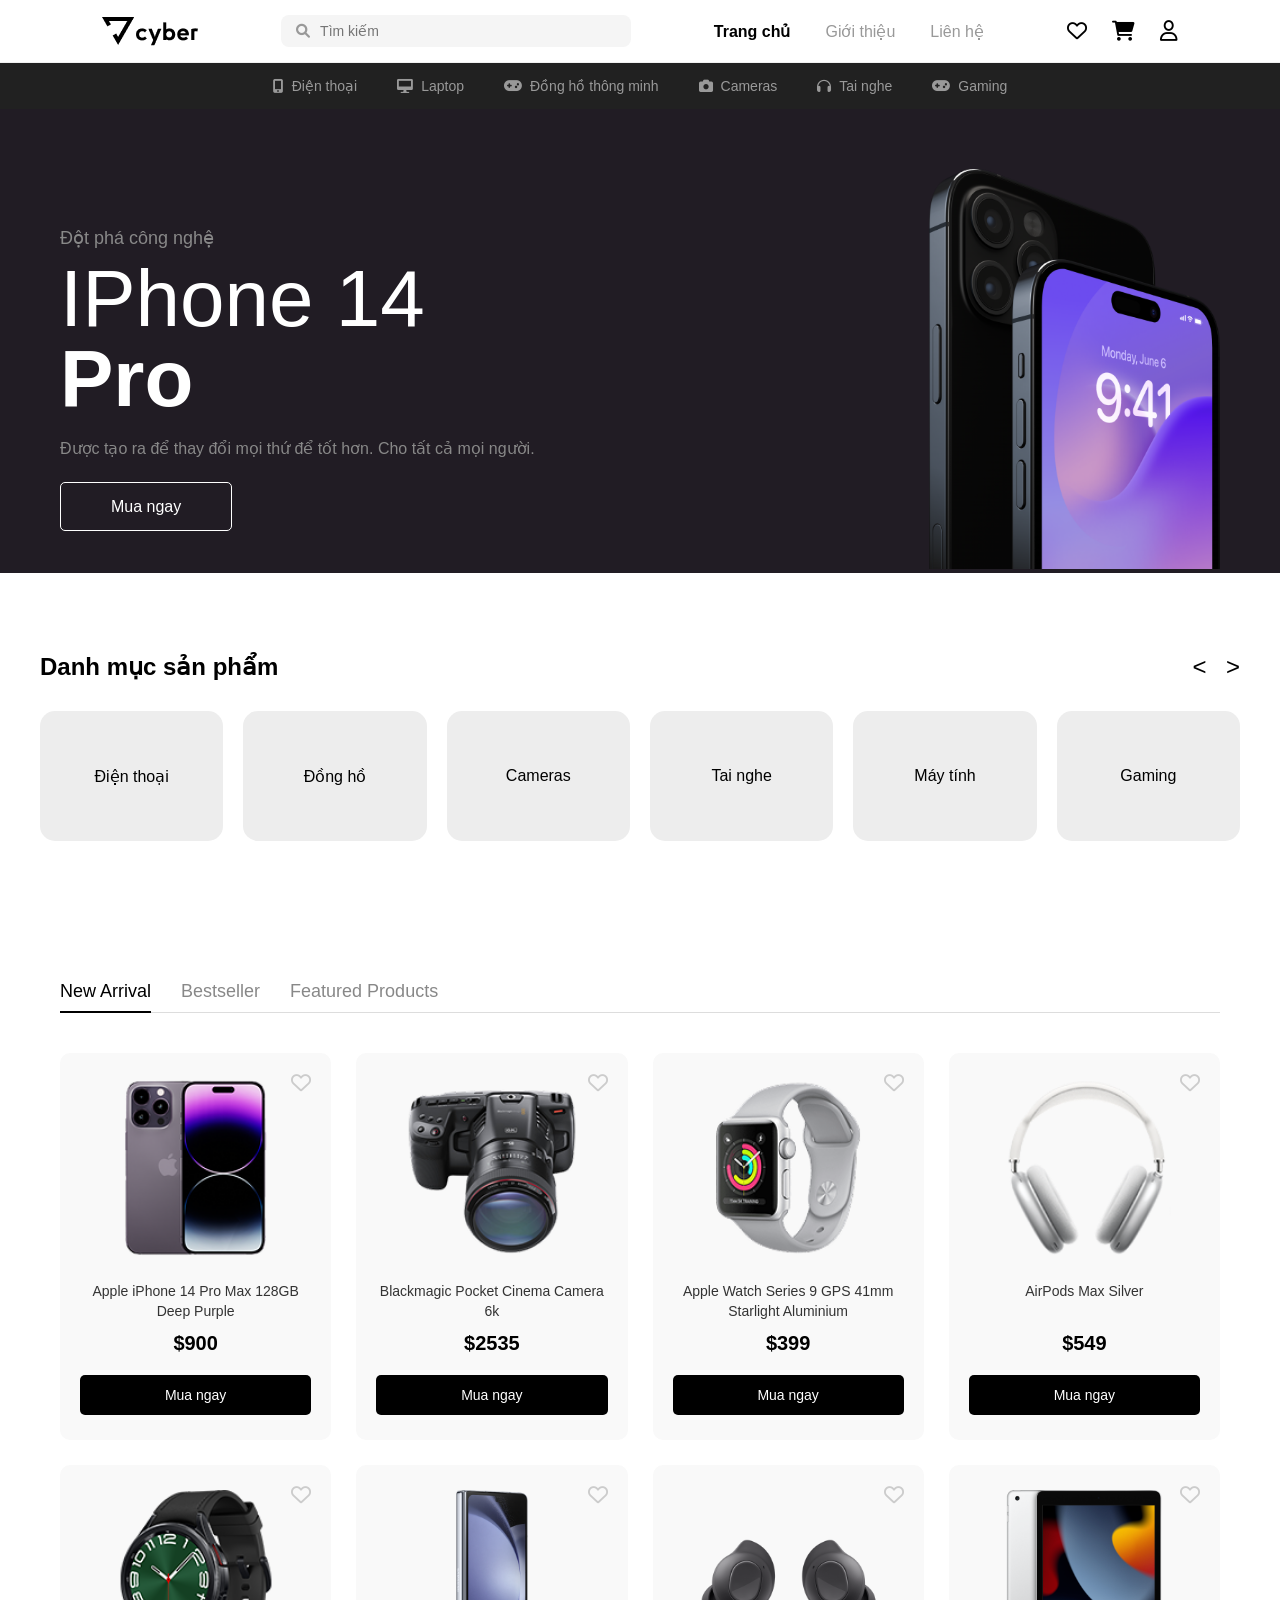
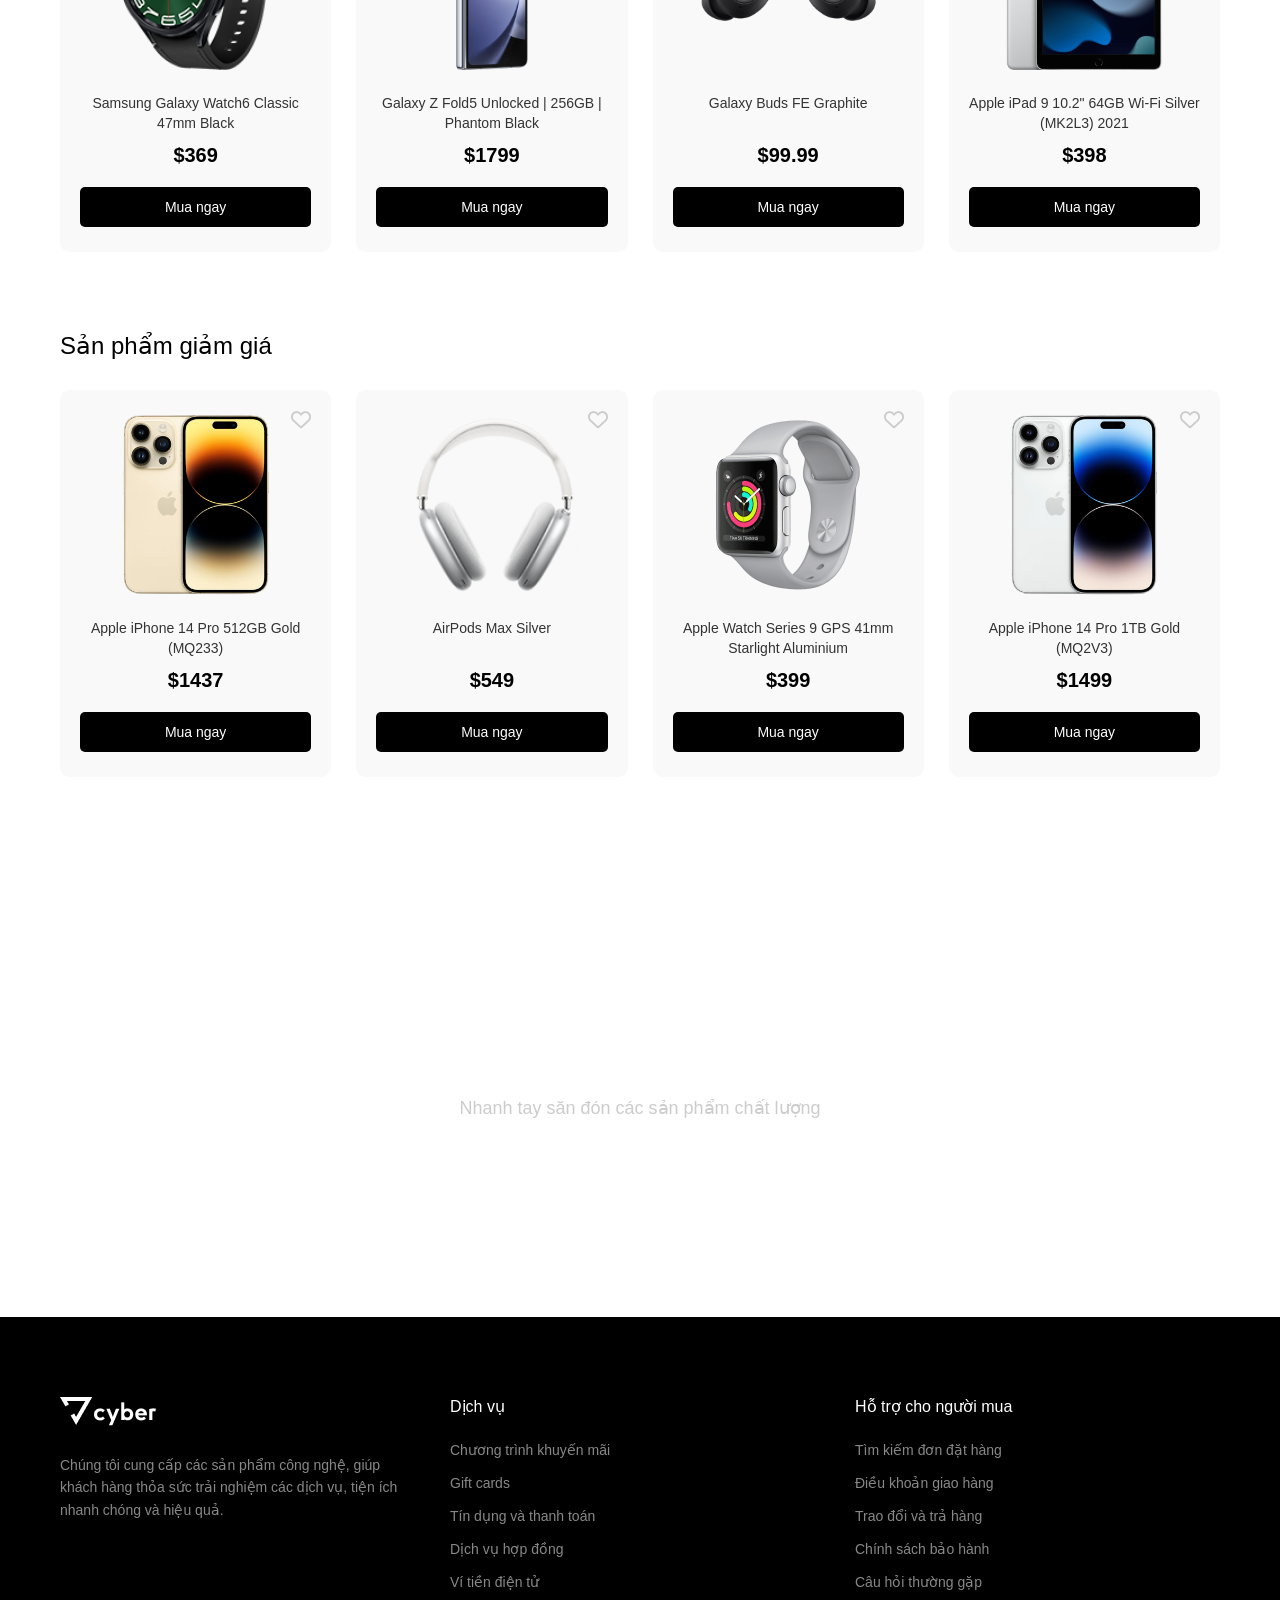
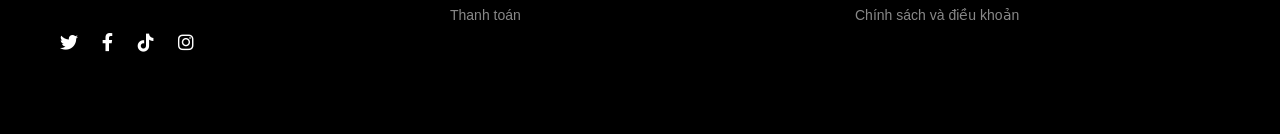
<file: Project_Frontend_Fundamental/pages/index.html>
<!DOCTYPE html>
<html lang="vi">
<head>
    <meta charset="UTF-8">
    <meta name="viewport" content="width=device-width, initial-scale=1.0">
    <title>Cyper - iPhone 14 Pro</title>
    <link rel="stylesheet" href="../css/main.css">
    <link rel="stylesheet" href="https://cdnjs.cloudflare.com/ajax/libs/font-awesome/6.0.0/css/all.min.css">
</head>
<body>

    <header>
        <nav class="navbar">
            <div class="logo">
                <img src="../assets/images/Logo.png" alt="iPhone 14 Pro">
            </div>
            
            <div class="search-bar">
                <i class="fa-solid fa-magnifying-glass"></i>
                <input type="text" placeholder="Tìm kiếm">
            </div>

            <ul class="nav-links">
                <li><a href="#" class="active">Trang chủ</a></li>
                <li><a href="#">Giới thiệu</a></li>
                <li><a href="#">Liên hệ</a></li>
            </ul>

            <div class="nav-icons">
                <i class="fa-regular fa-heart"></i>
                <i class="fa-solid fa-cart-shopping"></i>
                <i class="fa-regular fa-user"></i>
            </div>
        </nav>
        
        <div class="sub-nav">
            <a href="#"><i class="fa-solid fa-mobile-screen-button"></i> Điện thoại</a>
            <a href="#"><i class="fa-solid fa-desktop"></i> Laptop</a>
            <a href="#"><i class="fa-solid fa-gamepad"></i></i> Đồng hồ thông minh</a>
            <a href="#"><i class="fa-solid fa-camera"></i> Cameras</a>
            <a href="#"><i class="fa-solid fa-headphones"></i> Tai nghe</a>
            <a href="#"><i class="fa-solid fa-gamepad"></i> Gaming</a>
        </div>
    </header>

    <section class="hero-banner">
        <div class="container hero-content">
            <div class="text-side">
                <p class="subtitle">Đột phá công nghệ</p>
                <h1>IPhone 14 <span>Pro</span></h1>
                <p class="description">Được tạo ra để thay đổi mọi thứ để tốt hơn. Cho tất cả mọi người.</p>
                <a href="#" class="btn-buy">Mua ngay</a>
            </div>
            <div class="image-side">
                <img src="../assets/images/Iphone Image.png" alt="iPhone 14 Pro">
            </div>
        </div>
    </section>

    <section class="categories container">
        <div class="category-header">
            <h2>Danh mục sản phẩm</h2>
            <div class="slider-arrows">
                <span>&lt;</span>
                <span>&gt;</span>
            </div>
        </div>
        <div class="category-grid">
            <div class="cat-item">Điện thoại</div>
            <div class="cat-item">Đồng hồ</div>
            <div class="cat-item">Cameras</div>
            <div class="cat-item">Tai nghe</div>
            <div class="cat-item">Máy tính</div>
            <div class="cat-item">Gaming</div>
        </div>
    </section>

    <section class="products-section container">
        <div class="product-tabs">
            <a href="#" class="tab active">New Arrival</a>
            <a href="#" class="tab">Bestseller</a>
            <a href="#" class="tab">Featured Products</a>
        </div>

        <div class="product-grid">
            <div class="product-card">
                <i class="fa-regular fa-heart heart-icon"></i>
                <img src="../assets/images/Ip14Prm.png" alt="iPhone 14 Pro Max">
                <h3 class="product-title">Apple iPhone 14 Pro Max 128GB Deep Purple</h3>
                <p class="product-price">$900</p>
                <button class="btn-add-cart">Mua ngay</button>
            </div>
            <div class="product-card">
                <i class="fa-regular fa-heart heart-icon"></i>
                <img src="../assets/images/Cmr.png" alt="Blackmagic Camera">
                <h3 class="product-title">Blackmagic Pocket Cinema Camera 6k</h3>
                <p class="product-price">$2535</p>
                <button class="btn-add-cart">Mua ngay</button>
            </div>
            <div class="product-card">
                <i class="fa-regular fa-heart heart-icon"></i>
                <img src="../assets/images/ApW.png" alt="Apple Watch Series 9">
                <h3 class="product-title">Apple Watch Series 9 GPS 41mm Starlight Aluminium</h3>
                <p class="product-price">$399</p>
                <button class="btn-add-cart">Mua ngay</button>
            </div>
            <div class="product-card">
                <i class="fa-regular fa-heart heart-icon"></i>
                <img src="../assets/images/TaiNghe.png" alt="AirPods Max">
                <h3 class="product-title">AirPods Max Silver</h3>
                <p class="product-price">$549</p>
                <button class="btn-add-cart">Mua ngay</button>
            </div>
            <div class="product-card">
                <i class="fa-regular fa-heart heart-icon"></i> 
                <!-- fa-solid fa-heart heart-icon liked: để đổi màu đỏ -->
                <img src="../assets/images/gwatch.png" alt="Samsung Galaxy Watch6">
                <h3 class="product-title">Samsung Galaxy Watch6 Classic 47mm Black</h3>
                <p class="product-price">$369</p>
                <button class="btn-add-cart">Mua ngay</button>
            </div>
            <div class="product-card">
                <i class="fa-regular fa-heart heart-icon"></i>
                <img src="../assets/images/zfold.png" alt="Galaxy Z Fold5">
                <h3 class="product-title">Galaxy Z Fold5 Unlocked | 256GB | Phantom Black</h3>
                <p class="product-price">$1799</p>
                <button class="btn-add-cart">Mua ngay</button>
            </div>
            <div class="product-card">
                <i class="fa-regular fa-heart heart-icon"></i>
                <img src="../assets/images/buds.png" alt="Galaxy Buds FE">
                <h3 class="product-title">Galaxy Buds FE Graphite</h3>
                <p class="product-price">$99.99</p>
                <button class="btn-add-cart">Mua ngay</button>
            </div>
            <div class="product-card">
                <i class="fa-regular fa-heart heart-icon"></i>
                <img src="../assets/images/2081466.png" alt="Apple iPad 9">
                <h3 class="product-title">Apple iPad 9 10.2" 64GB Wi-Fi Silver (MK2L3) 2021</h3>
                <p class="product-price">$398</p>
                <button class="btn-add-cart">Mua ngay</button>
            </div>
        </div>
    </section>

    <section class="discount-section container">
        <h2 class="section-title">Sản phẩm giảm giá</h2>
        <div class="product-grid">
            <div class="product-card">
                <i class="fa-regular fa-heart heart-icon"></i>
                <img src="../assets/images/14Ye.png" alt="iPhone 14 Pro Gold">
                <h3 class="product-title">Apple iPhone 14 Pro 512GB Gold (MQ233)</h3>
                <p class="product-price">$1437</p>
                <button class="btn-add-cart">Mua ngay</button>
            </div>
            <div class="product-card">
                <i class="fa-regular fa-heart heart-icon"></i>
                <img src="../assets/images/airpods.png" alt="AirPods Max Silver">
                <h3 class="product-title">AirPods Max Silver</h3>
                <p class="product-price">$549</p>
                <button class="btn-add-cart">Mua ngay</button>
            </div>
            <div class="product-card">
                <i class="fa-regular fa-heart heart-icon"></i>
                <img src="../assets/images/Apple Watch.png" alt="Apple Watch Series 9">
                <h3 class="product-title">Apple Watch Series 9 GPS 41mm Starlight Aluminium</h3>
                <p class="product-price">$399</p>
                <button class="btn-add-cart">Mua ngay</button>
            </div>
            <div class="product-card">
                <i class="fa-regular fa-heart heart-icon"></i>
                <img src="../assets/images/14White.png" alt="iPhone 14 Pro 1TB">
                <h3 class="product-title">Apple iPhone 14 Pro 1TB Gold (MQ2V3)</h3>
                <p class="product-price">$1499</p>
                <button class="btn-add-cart">Mua ngay</button>
            </div>
        </div>
    </section>

    <section class="promo-banner">
        <div class="promo-content">
            <h2><b>Ưu đãi mùa hè</b></h2>
            <p>Nhanh tay săn đón các sản phẩm chất lượng</p>
            <a href="#" class="btn-buy">Mua ngay</a>
        </div>
    </section>

    <footer class="site-footer">
        <div class="container footer-content">
            <div class="footer-col brand-col">
                <div><img src="../assets/images/Logo Vector.png"></div>
                <p>Chúng tôi cung cấp các sản phẩm công nghệ, giúp khách hàng thỏa sức trải nghiệm các dịch vụ, tiện ích nhanh chóng và hiệu quả.</p>
                <div class="social-icons">
                    <a href="#"><i class="fa-brands fa-twitter"></i></a>
                    <a href="#"><i class="fa-brands fa-facebook-f"></i></a>
                    <a href="#"><i class="fa-brands fa-tiktok"></i></a>
                    <a href="#"><i class="fa-brands fa-instagram"></i></a>
                </div>
            </div>
            <div class="footer-col links-col">
                <h3>Dịch vụ</h3>
                <ul>
                    <li><a href="#">Chương trình khuyến mãi</a></li>
                    <li><a href="#">Gift cards</a></li>
                    <li><a href="#">Tín dụng và thanh toán</a></li>
                    <li><a href="#">Dịch vụ hợp đồng</a></li>
                    <li><a href="#">Ví tiền điện tử</a></li>
                    <li><a href="#">Thanh toán</a></li>
                </ul>
            </div>
            <div class="footer-col links-col">
                <h3>Hỗ trợ cho người mua</h3>
                <ul>
                    <li><a href="#">Tìm kiếm đơn đặt hàng</a></li>
                    <li><a href="#">Điều khoản giao hàng</a></li>
                    <li><a href="#">Trao đổi và trả hàng</a></li>
                    <li><a href="#">Chính sách bảo hành</a></li>
                    <li><a href="#">Câu hỏi thường gặp</a></li>
                    <li><a href="#">Chính sách và điều khoản</a></li>
                </ul>
            </div>
        </div>
    </footer>
</body>
</html>
</file>
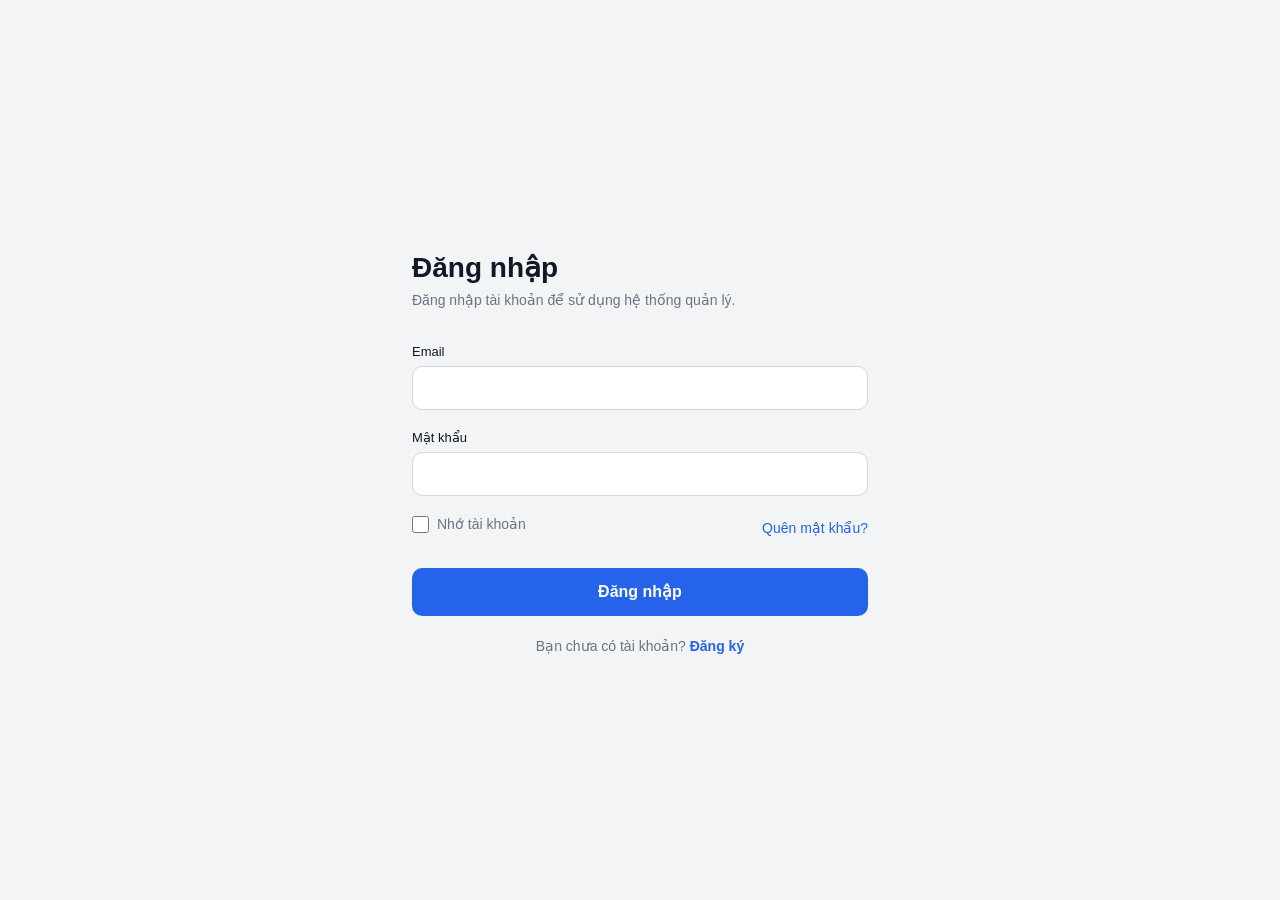
<file: Project_Frontend_Fundamental/pages/category-manager.html>
<!DOCTYPE html>
<html lang="en">
<head>
  <meta charset="UTF-8" />
  <meta name="viewport" content="width=device-width, initial-scale=1.0"/>
  <title>Quản lý danh mục</title>
  <link rel="stylesheet" href="../css/category-manager.css"/>
  <link rel="stylesheet" href="https://cdnjs.cloudflare.com/ajax/libs/font-awesome/6.5.0/css/all.min.css">
  <script>
    let checkLogin = localStorage.getItem('login');
    if (!checkLogin) {
        window.location.href = "../pages/login.html";
    }
  </script>
</head>
<body>

  <div class="layout">

    <aside class="sidebar">
      <div class="sidebar__logo">
        <span class="logo-icon"><i class="fa-solid fa-fire"></i></span>
        <span class="logo-text">Ecommerce</span>
      </div>
      <nav class="sidebar__nav">
        <a href="../pages/dashboard.html" class="nav-item">
          <span class="nav-icon"><i class="fa-solid fa-house"></i></span> Thống kê
        </a>
        <div class="manager">
        <a href="../pages/category-manager.html" class="nav-item nav-item--active">
          <span class="nav-icon"><i class="fa-solid fa-tags"></i></span> Danh mục
        </a>
        </div>
        <a href="../pages/product-manager.html" class="nav-item">
          <span class="nav-icon"><i class="fa-regular fa-folder"></i></span> Sản phẩm
        </a>
      </nav>
    </aside>

    <div class="main">

      <header class="topbar">
        <div class="topbar_right">
          <span class="topbar_bell"><i class="fa-solid fa-bell"></i></span>
          <img class="topbar_avatar" src="../assets/images/anh1.png" alt="avatar" />
        </div>
      </header>

      <div class="content">

        <div class="page-header">
          <h1 class="page-title">Danh mục</h1>
          <button class="btn-add" onclick="openModal()">Thêm mới danh mục</button>
        </div>

        <div class="filters">
          <div class="filter-select">
          <select class="select-filter" id="select-filter">
            <option value="all">Tất cả</option>
            <option value="active">Đang hoạt động</option>
            <option value="inactive">Ngừng hoạt động</option>
          </select>
          <i class="fa-solid fa-chevron-down"></i>
          </div>
          <div class="search-wrap">
            <input type="text" id="inputSearch" class="search-input" placeholder="Tìm kiếm danh mục theo tên" />
            <i class="fa-solid fa-magnifying-glass"></i>
          </div>
        </div>

        <table class="table">
          <thead>
            <tr>
              <th >
                Mã danh mục <i style="cursor:pointer;" onclick="toggleSort('id')" id="sortIconId" class="fa-solid fa-arrow-down"></i>
              </th>
              <th>
                Tên danh mục <i style="cursor:pointer;" onclick="toggleSort('category_name')" id="sortIconName" class="fa-solid fa-arrow-down"></i>
              </th>
              <th>Trạng thái</th>
              <th>Chức năng</th>
            </tr>
          </thead>
          <tbody id="renderList">
          
          </tbody>
        </table>

        <div class="number-pages" id="pagination">

        </div>

      </div>
    </div>
  </div>

  <div class="modal-overlay" id="modalOverlay" onclick="closeModal()"></div>
  <div class="modal" id="modal">
    <div class="modal-create">
    <div class="modal-header">
      <h2 class="modal-title">Thêm mới danh mục</h2>
      <button class="modal-close" onclick="closeModal()"><i class="fa-solid fa-xmark"></i></button>
    </div>
    <div class="modal-body">
      <div class="form-group">
        <label class="form-label">Mã danh mục <span class="required">*</span></label>
        <input type="text" class="form-input" id="inputId" placeholder="" />
        <span class="error-msg" id="idErr">Không được để trống mã danh mục</span>
      </div>
      <div class="form-group">
        <label class="form-label">Tên danh mục <span class="required">*</span></label>
        <input type="text" class="form-input" id="inputName" placeholder="" />
        <span class="error-msg" id="nameErr">Không được để trống tên danh mục</span>
      </div>
      <div class="form-group">
        <label class="form-label">Trạng thái</label>
        <div class="radio-group">
          <label class="radio-label">
            <input type="radio" name="status" id="inputStatus" value="active" checked />
            <span>Đang hoạt động</span>
          </label>
          <label class="radio-label">
            <input type="radio" name="status" id="inputStatus" value="inactive" />
            <span>Ngừng hoạt động</span>
          </label>
        </div>
      </div>
    </div>
    <div class="modal-footer">
      <button class="btn-cancel" onclick="closeModal()">Hủy</button>
      <button class="btn-submit" onclick="validateCreate()">Thêm</button>
    </div>
    </div>
  </div>

  <div class="modal" id="modalEdit">
    <div class="modal-edit">
    <div class="modal-header">
      <h2 class="modal-title">Cập nhật danh mục</h2>
      <button class="modal-close" onclick="closeModalEdit()"><i class="fa-solid fa-xmark"></i></button>
    </div>
    <div class="modal-body">
      <div class="form-group">
        <label class="form-label">Mã danh mục <span class="required">*</span></label>
        <input type="text" class="form-input" id="editID"/>
        <input type="hidden" id="editOriginalID">
        <span class="error-msg" id="idEditErr">Không được để trống mã danh mục</span>
      </div>
      <div class="form-group">
        <label class="form-label">Tên danh mục <span class="required">*</span></label>
        <input type="text" class="form-input" id="editName" />
        <span class="error-msg" id="nameEditErr">Không được để trống tên danh mục</span>
      </div>
      <div class="form-group">
        <label class="form-label">Trạng thái</label>
        <div class="radio-group">
          <label class="radio-label">
            <input type="radio" name="editStatus" id="inputStatus" value="active" checked />
            <span>Đang hoạt động</span>
          </label>
          <label class="radio-label">
            <input type="radio" name="editStatus" id="inputStatus" value="inactive" />
            <span>Ngừng hoạt động</span>
          </label>
        </div>
      </div>
    </div>
    <div class="modal-footer">
      <button class="btn-cancel" onclick="closeModalEdit()">Hủy</button>
      <button class="btn-submit" onclick="editCategory()">Lưu</button>
    </div>
  </div>
  </div>

  <div class="modal" id="modal-del">
    <div class="modal-delete">
      <div class="icon-error"><i class="fa-solid fa-circle-exclamation"></i></div>
      <div class="del-body">
        <h2>Xác nhận</h2>
        <p id="deleteName"></p>
      </div>
      <div class="del-footer">
        <button class="btn-cancel" onclick="closeModalDelete()">Hủy</button>
        <button class="btn-submit-delete" onclick="delCategory()">Xóa</button>
      </div>
    </div>
  </div>


  <script>
    function openModal() {
      document.getElementById('modal').classList.add('active');
      document.getElementById('modalOverlay').classList.add('active');
    }
    function closeModal() {
      document.getElementById('modal').classList.remove('active');
      document.getElementById('modalOverlay').classList.remove('active');
    }

    function openModalEdit(id, name, status) {
    document.getElementById('editID').value = id;
    document.getElementById('editOriginalID').value = id;
    document.getElementById('editName').value = name;
    const radios = document.querySelectorAll('input[name="editStatus"]');
    radios.forEach(r => r.checked = (r.value === status));
    document.getElementById('modalEdit').classList.add('active');
    document.getElementById('modalOverlay').classList.add('active');
    }

    function closeModalEdit() {
      document.getElementById('modalEdit').classList.remove('active');
      document.getElementById('modalOverlay').classList.remove('active');
    }

    let delId = null;
    function openModelDelete(id, name) {
      delId = id;
      document.getElementById('deleteName').textContent =
        `Bạn có chắc chắn muốn xóa danh mục "${name}" khỏi hệ thống không?`;
      document.getElementById('modal-del').classList.add('active');
      document.getElementById('modalOverlay').classList.add('active');
  }
  function closeModalDelete() {
    document.getElementById('modal-del').classList.remove('active');
    document.getElementById('modalOverlay').classList.remove('active');
  }
  </script>

  <script src="../js/category-manager.js"></script>

</body>
</html>
</file>
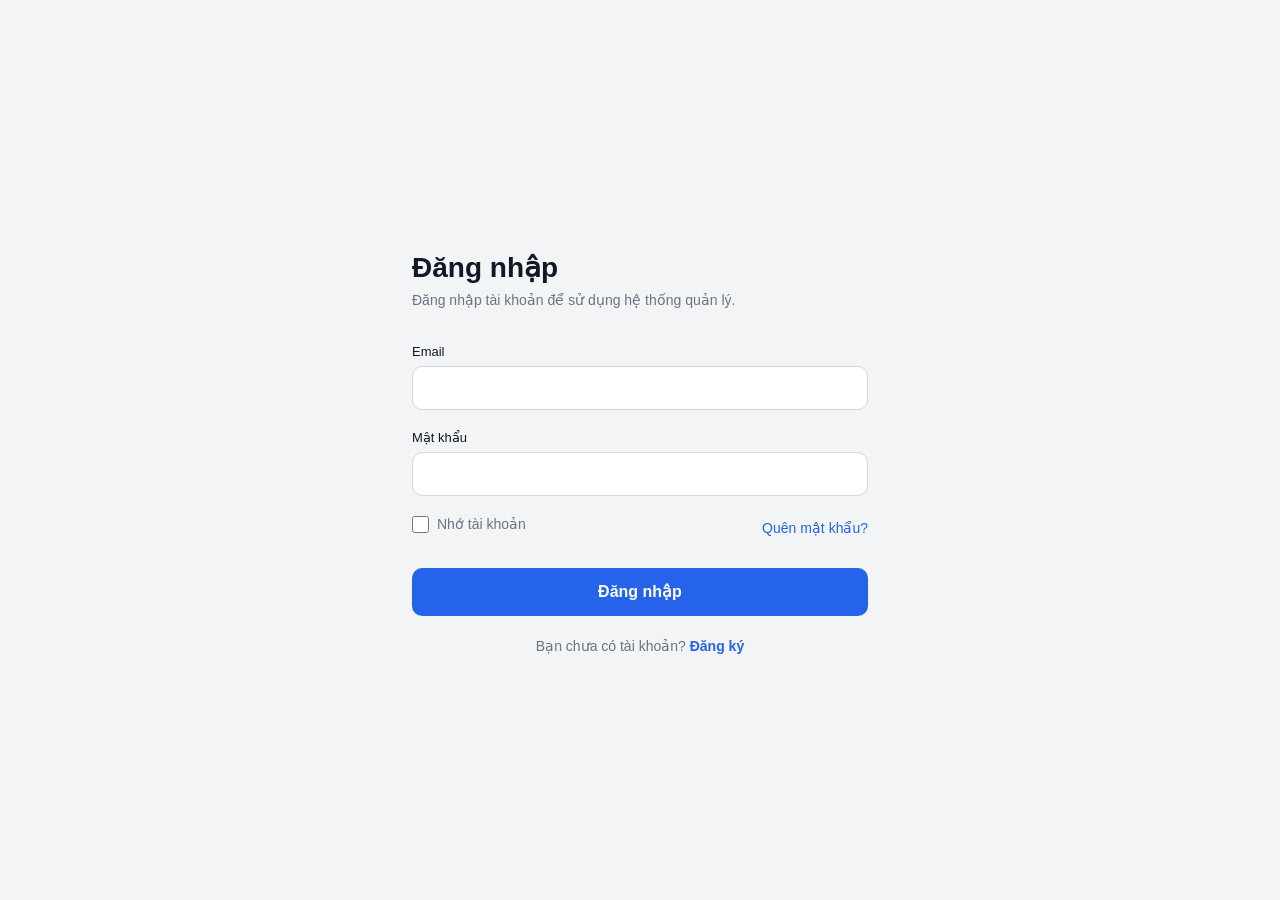
<file: Project_Frontend_Fundamental/pages/dashboard.html>
<!DOCTYPE html>
<html lang="en">
<head>
  <meta charset="UTF-8" />
  <meta name="viewport" content="width=device-width, initial-scale=1.0"/>
  <title>Quản lý danh mục</title>
  <link rel="stylesheet" href="../css/dashboard.css"/>
  <link rel="stylesheet" href="https://cdnjs.cloudflare.com/ajax/libs/font-awesome/6.5.0/css/all.min.css">
  <script>
    let checkLogin = localStorage.getItem('login');
    if (!checkLogin) {
        window.location.href = "../pages/login.html";
    }
  </script>
</head>
<body>

  <div class="layout">

    <aside class="sidebar">
      <div class="sidebar__logo">
        <span class="logo-icon"><i class="fa-solid fa-fire"></i></span>
        <span class="logo-text">Ecommerce</span>
      </div>
      <nav class="sidebar__nav">
        <div class="manager">
        <a href="..//pages/dashboard.html" class="nav-item nav-item--active">
          <span class="nav-icon"><i class="fa-solid fa-house"></i></span> Thống kê
        </a>
        </div>
        <a href="../pages/category-manager.html" class="nav-item">
          <span class="nav-icon"><i class="fa-solid fa-tags"></i></span> Danh mục
        </a>
        <a href="../pages/product-manager.html" class="nav-item">
          <span class="nav-icon"><i class="fa-regular fa-folder"></i></span> Sản phẩm
        </a>
      </nav>
    </aside>

    <div class="main">

      <header class="topbar">
        <div class="topbar_right" >
          <span class="topbar_bell"><i class="fa-solid fa-bell"></i></span>
          <div class="user-dropdown">
            <img class="topbar_avatar" src="../assets/images/anh1.png" alt="avatar" onclick="showLogout()"/>
            <div class="logout-menu" id="logoutMenu">
                <a href="../pages/login.html" id="btnLogout">
                    <i class="fa-solid fa-arrow-right-from-bracket"></i> Log out
                </a>
            </div>
          </div>
        </div>
      </header>

      <div class="content">

        <div class="page-header">
          <h1 class="page-title">Thống kê</h1>
        </div>
        </div>
    </div>

    <div id="logoutModal" class="logout-modal-overlay">
      <div class="logout-modal">
        <div class="logout-modal__icon">
          <i class="fa-solid fa-circle-exclamation"></i>
        </div>
        <p class="logout-modal__title">Xác nhận</p>
        <p class="logout-modal__desc">
          Bạn có chắc chắn muốn <strong>đăng xuất</strong> khỏi hệ thống không?
        </p>
        <div class="logout-modal__actions">
          <button class="btn-cancel" onclick="hideLogoutModal()">Hủy</button>
          <a href="login.html" class="btn-confirm-logout" onclick="logout()">Đăng xuất</a>
        </div>
      </div>
  </div>

    <script>
      
      function showLogout () {
        document.getElementById('logoutMenu').classList.add('show');
      }
      let logOutBtn = document.getElementById('btnLogout');
      document.getElementById('btnLogout').addEventListener('click', function(e) {
        e.preventDefault();
        document.getElementById('logoutMenu').classList.remove('show');
        const modal = document.getElementById('logoutModal');
        modal.classList.add("show");
      });
      function hideLogoutModal() {
        document.getElementById('logoutModal').style.display = 'none';
      }
      function logout() {
        localStorage.removeItem('login');
      }
    </script>


</body>
</html>
</file>
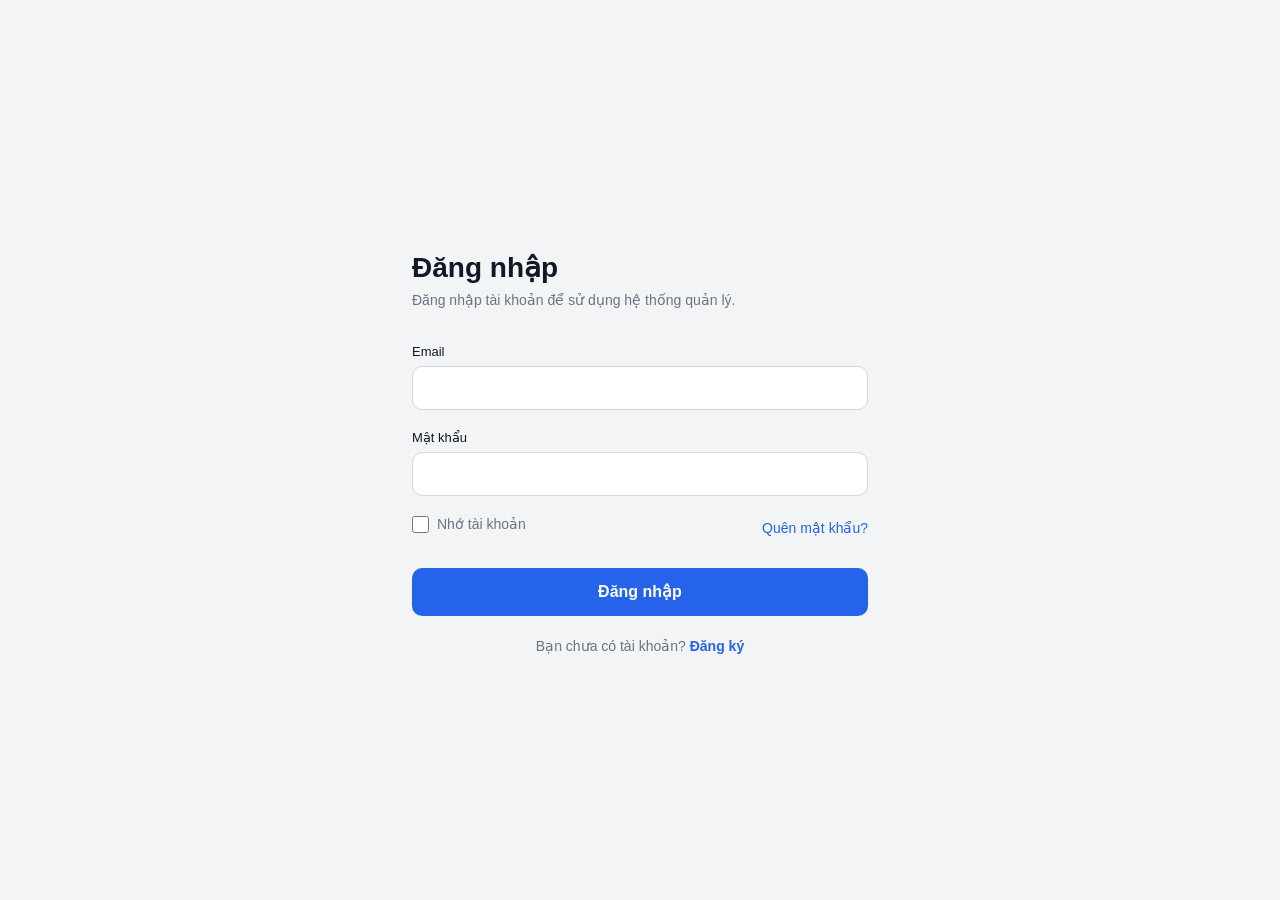
<file: Project_Frontend_Fundamental/pages/login.html>
<!DOCTYPE html>
<html lang="en">
<head>
  <meta charset="UTF-8" />
  <meta name="viewport" content="width=device-width, initial-scale=1.0"/>
  <title>Đăng nhập</title>
  <link rel="stylesheet" href="../css/login.css"/>
  <script>
    let checkLogin = localStorage.getItem('login');
    if (checkLogin) {
        window.location.href = "../pages/dashboard.html";
    }
  </script>
</head>
<body>

<div class="toast" id="toast">
    <span class="toast-icon">✔</span>
      <div class="toast-content">
          <strong id="toast-title"></strong>
          <p id="toast-message"></p>
      </div>
</div>

  <div class="card" >
    <h1 class="card_title">Đăng nhập</h1>
    <p class="card_subtitle">Đăng nhập tài khoản để sử dụng hệ thống quản lý.</p>

    <form id="card">
      <div class="field">
        <label for="email">Email</label>
        <input type="email" id="email" name="email"/>
        <span class="error-msg" id="emailErr">Sai thông tin đăng nhập! Vui lòng nhập lại</span>
      </div>

      <div class="field">
        <label for="password">Mật khẩu</label>
        <input type="password" id="password" name="password" />
        <span class="error-msg" id="passwordErr">Sai thông tin đăng nhập! Vui lòng nhập lại</span>
      </div>

      <div class="row-options">
        <label class="checkbox-wrap" id="checkbox">
          <input type="checkbox" name="remember" />
          <span>Nhớ tài khoản</span>
        </label>
        <a href="#">Quên mật khẩu?</a>
      </div>

      <button type="submit" class="btn-submit">Đăng nhập</button>
    </form>

    <p class="card_footer">Bạn chưa có tài khoản? <a href="../pages/register.html">Đăng ký</a></p>
  </div>
  
  <script src="../js/login.js"></script>

</body>
</html>
</file>
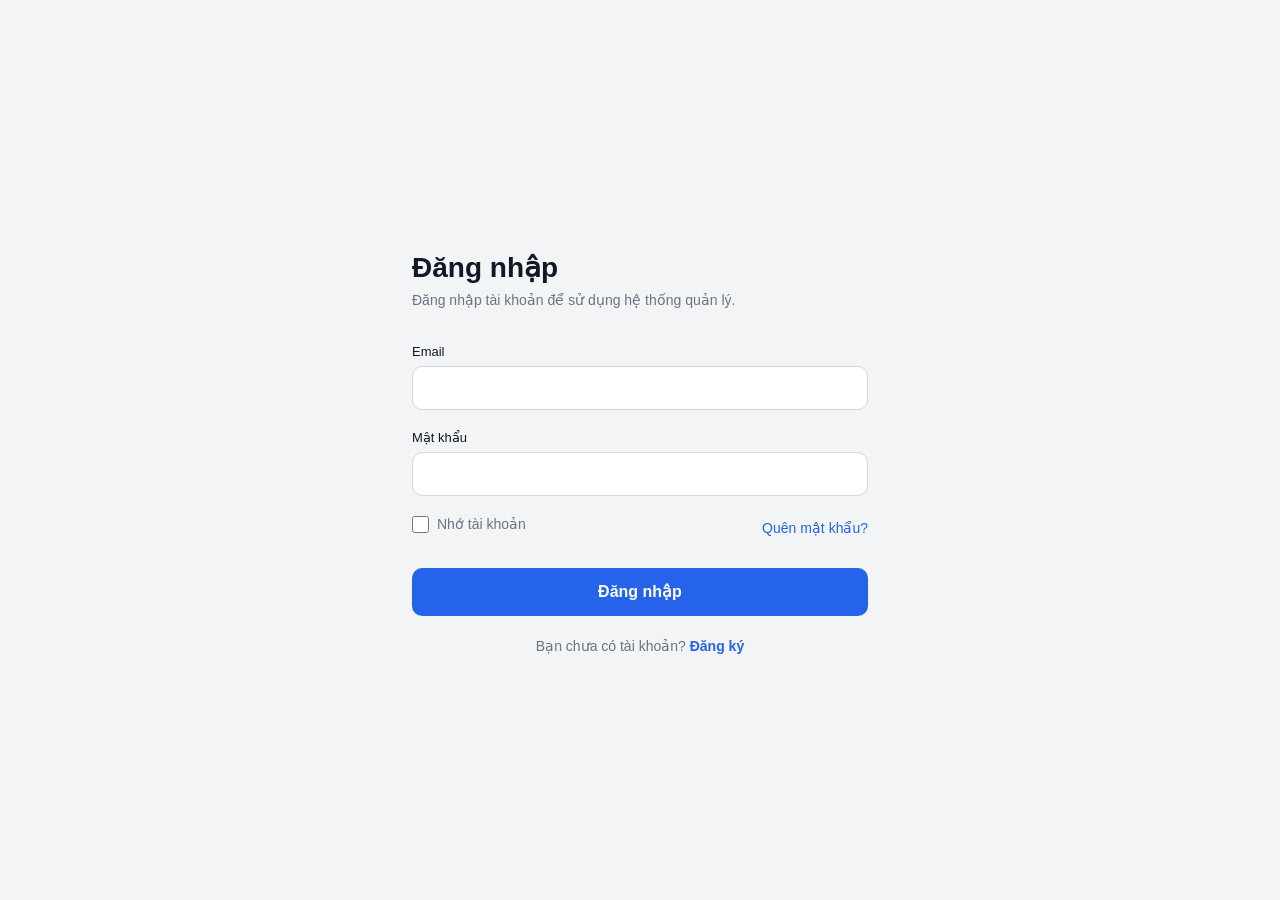
<file: Project_Frontend_Fundamental/pages/product-manager.html>
<!DOCTYPE html>
<html lang="en">
<head>
  <meta charset="UTF-8" />
  <meta name="viewport" content="width=device-width, initial-scale=1.0"/>
  <title>Quản lý sản phẩm</title>
  <link rel="stylesheet" href="../css/product-manager.css"/>
  <link rel="stylesheet" href="https://cdnjs.cloudflare.com/ajax/libs/font-awesome/6.5.0/css/all.min.css">
  <script>
    let checkLogin = localStorage.getItem('login');
    if (!checkLogin) {
        window.location.href = "../pages/login.html";
    }
  </script>
</head>
<body>

  <div class="layout">
    <aside class="sidebar">
      <div class="sidebar__logo">
        <span class="logo-icon"><i class="fa-solid fa-fire"></i></span>
        <span class="logo-text">Ecommerce</span>
      </div>
      <nav class="sidebar__nav">
        <a href="../pages/dashboard.html" class="nav-item">
          <span class="nav-icon"><i class="fa-solid fa-house"></i></span> Thống kê
        </a>
        <a href="../pages/category-manager.html" class="nav-item nav-item--active">
          <span class="nav-icon"><i class="fa-solid fa-tags"></i></span> Danh mục
        </a>
        <div class="manager">
          <a href="../pages/product-manager.html" class="nav-item">
            <span class="nav-icon"><i class="fa-regular fa-folder"></i></span> Sản phẩm
          </a>
        </div>
      </nav>
    </aside>

    <div class="main">
      <header class="topbar">
        <div class="topbar_right">
          <span class="topbar_bell"><i class="fa-solid fa-bell"></i></span>
          <img class="topbar_avatar" src="../assets/images/anh1.png" alt="avatar" />
        </div>
      </header>

      <div class="content">
        <div class="page-header">
          <h1 class="page-title">Sản phẩm</h1>
          <button class="btn-add" onclick="openModal()">Thêm mới sản phẩm</button>
        </div>

        <div class="filters">
          <div class="filter-select">
            <select id="selectCategory" class="select-filter">
              <option value="all">Tất cả danh mục</option>
            </select>
            <i class="fa-solid fa-chevron-down"></i>
          </div>
          <div class="filter-select">
            <select id="selectStatus" class="select-filter">
              <option value="all">Tất cả trạng thái</option>
              <option value="active">Đang hoạt động</option>
              <option value="inactive">Ngừng hoạt động</option>
            </select>
            <i class="fa-solid fa-chevron-down"></i>
          </div>
          <div class="search-wrap">
            <input type="text" id="inputSearch" class="search-input" placeholder="Tìm kiếm" />
            <i class="fa-solid fa-magnifying-glass"></i>
          </div>
        </div>

        <table class="table">
          <thead>
            <tr>
              <th onclick="toggleSort('id')">Mã sản phẩm <i id="sort-id" class="fa-solid fa-arrow-down"></i></th>
              <th onclick="toggleSort('product_name')">Tên sản phẩm <i id="sort-product_name" class="fa-solid fa-arrow-down"></i></th>
              <th onclick="toggleSort('category')">Danh mục <i id="sort-category" class="fa-solid fa-arrow-down"></i></th>
              <th onclick="toggleSort('price')">Giá <i id="sort-price" class="fa-solid fa-arrow-down"></i></th>
              <th onclick="toggleSort('quantity')">Số lượng <i id="sort-quantity" class="fa-solid fa-arrow-down"></i></th>
              <th onclick="toggleSort('discount')">Giảm giá <i id="sort-discount" class="fa-solid fa-arrow-down"></i></th>
              <th>Trạng thái</th>
              <th>Chức năng</th>
            </tr>
          </thead>
          <tbody id="renderList"></tbody>
        </table>

        <div id="pagination" class="number-pages"></div>
      </div>
    </div>
  </div>

  <!-- Modal Overlay chung -->
  <div class="modal-overlay" id="modalOverlay"></div>

  <!-- ====================== MODAL THÊM SẢN PHẨM ====================== -->
  <div class="modal" id="modal">
    <div class="modal-create">
    <div class="modal-header">
      <span class="modal-title">Thêm mới sản phẩm</span>
      <button class="modal-close" onclick="closeModal()">
        <i class="fa-solid fa-xmark"></i>
      </button>
    </div>
    <div class="modal-body">
      <div class="form-row">
        <div class="form-group">
          <label class="form-label">Mã sản phẩm <span class="required">*</span></label>
          <input id="inputId" type="text" class="form-input" />
          <span class="error-msg" id="idErr"></span>
        </div>
        <div class="form-group">
          <label class="form-label">Tên sản phẩm <span class="required">*</span></label>
          <input id="inputName" type="text" class="form-input" />
          <span class="error-msg" id="nameErr"></span>
        </div>
      </div>

      <div class="form-row">
        <div class="form-group">
          <label class="form-label">Danh mục <span class="required">*</span></label>
          <div class="filter-select">
            <select id="inputCategory" class="form-input form-select"></select>
            <i class="fa-solid fa-chevron-down"></i>
          </div>
          <span class="error-msg" id="categoryErr"></span>
        </div>
        <div class="form-group">
          <label class="form-label">Trạng thái</label>
          <div class="radio-group">
            <label class="radio-label">
              <input type="radio" name="status" value="active" checked />
              <span>Đang hoạt động</span>
            </label>
            <label class="radio-label">
              <input type="radio" name="status" value="inactive" />
              <span>Ngừng hoạt động</span>
            </label>
          </div>
        </div>
      </div>

      <div class="form-row three-col">
        <div class="form-group">
          <label class="form-label">Số lượng</label>
          <input type="number" class="form-input" id="inputQuantity" />
          <span class="error-msg" id="quantityErr"></span>
        </div>
        <div class="form-group">
          <label class="form-label">Giá</label>
          <input type="number" class="form-input" id="inputPrice" />
          <span class="error-msg" id="priceErr"></span>
        </div>
        <div class="form-group">
          <label class="form-label">Giảm giá (%)</label>
          <input type="number" class="form-input" id="inputDiscount" />
          <span class="error-msg" id="discountErr"></span>
        </div>
      </div>

      <div class="form-group">
        <label class="form-label">Hình ảnh</label>
        <input type="text" class="form-input" id="inputImage" placeholder="https://..." />
      </div>

      <div class="form-group">
        <label class="form-label">Chi tiết sản phẩm</label>
        <textarea class="form-input form-textarea" id="inputDesc"></textarea>
      </div>
    </div>
    <div class="modal-footer">
      <button class="btn-cancel" onclick="closeModal()">Hủy</button>
      <button class="btn-submit" onclick="validateCreate()">Thêm</button>
    </div>
    </div>
  </div>

  <!-- ====================== MODAL SỬA SẢN PHẨM ====================== -->
  <div class="modal" id="modalEdit">
    <div class="modal-edit">
    <div class="modal-header">
      <span class="modal-title">Cập nhật sản phẩm</span>
      <button class="modal-close" onclick="closeModalEdit()">
        <i class="fa-solid fa-xmark"></i>
      </button>
    </div>
    <div class="modal-body">
      <div class="form-row">
        <div class="form-group">
          <label class="form-label">Mã sản phẩm <span class="required">*</span></label>
          <input type="text" class="form-input" id="editID" />
          <input type="hidden" id="editOriginalID">
          <span class="error-msg" id="editIdErr"></span>
        </div>
        <div class="form-group">
          <label class="form-label">Tên sản phẩm <span class="required">*</span></label>
          <input type="text" class="form-input" id="editName" />
          <span class="error-msg" id="editNameErr"></span>
        </div>
      </div>

      <div class="form-row">
        <div class="form-group">
          <label class="form-label">Danh mục <span class="required">*</span></label>
          <div class="filter-select">
            <select id="editCategory" class="form-input form-select"></select>
            <i class="fa-solid fa-chevron-down"></i>
          </div>
          <span class="error-msg" id="editCategoryErr"></span>
        </div>
        <div class="form-group">
          <label class="form-label">Trạng thái</label>
          <div class="radio-group">
            <label class="radio-label">
              <input type="radio" name="editStatus" value="active" checked />
              <span>Đang hoạt động</span>
            </label>
            <label class="radio-label">
              <input type="radio" name="editStatus" value="inactive" />
              <span>Ngừng hoạt động</span>
            </label>
          </div>
        </div>
      </div>

      <div class="form-row three-col">
        <div class="form-group">
          <label class="form-label">Số lượng</label>
          <input type="number" class="form-input" id="editQuantity" />
          <span class="error-msg" id="editQuantityErr"></span>
        </div>
        <div class="form-group">
          <label class="form-label">Giá</label>
          <input type="number" class="form-input" id="editPrice" />
          <span class="error-msg" id="editPriceErr"></span>
        </div>
        <div class="form-group">
          <label class="form-label">Giảm giá (%)</label>
          <input type="number" class="form-input" id="editDiscount" />
          <span class="error-msg" id="editDiscountErr"></span>
        </div>
      </div>

      <div class="form-group">
        <label class="form-label">Hình ảnh</label>
        <input type="text" class="form-input" id="editImage" placeholder="https://..." />
      </div>

      <div class="form-group">
        <label class="form-label">Chi tiết sản phẩm</label>
        <textarea class="form-input form-textarea" id="editDesc"></textarea>
      </div>
    </div>
    <div class="modal-footer">
      <button class="btn-cancel" onclick="closeModalEdit()">Hủy</button>
      <button class="btn-submit" onclick="editProduct()">Lưu</button>
    </div>
    </div>
  </div>


  <!-- ====================== MODAL XÓA ====================== -->
  <div class="modal" id="modal-del">
    <div class="modal-delete">
      <div class="icon-error"><i class="fa-solid fa-circle-exclamation"></i></div>
      <div class="del-body">
        <h2>Xác nhận</h2>
        <p id="deleteName"></p>
      </div>
      <div class="del-footer">
        <button class="btn-cancel" onclick="closeModalDelete()">Hủy</button>
        <button class="btn-submit-delete" onclick="deleteProduct()">Xóa</button>
      </div>
    </div>
  </div>

<script src="../js/product-manager.js"></script>

</body>
</html>
</file>
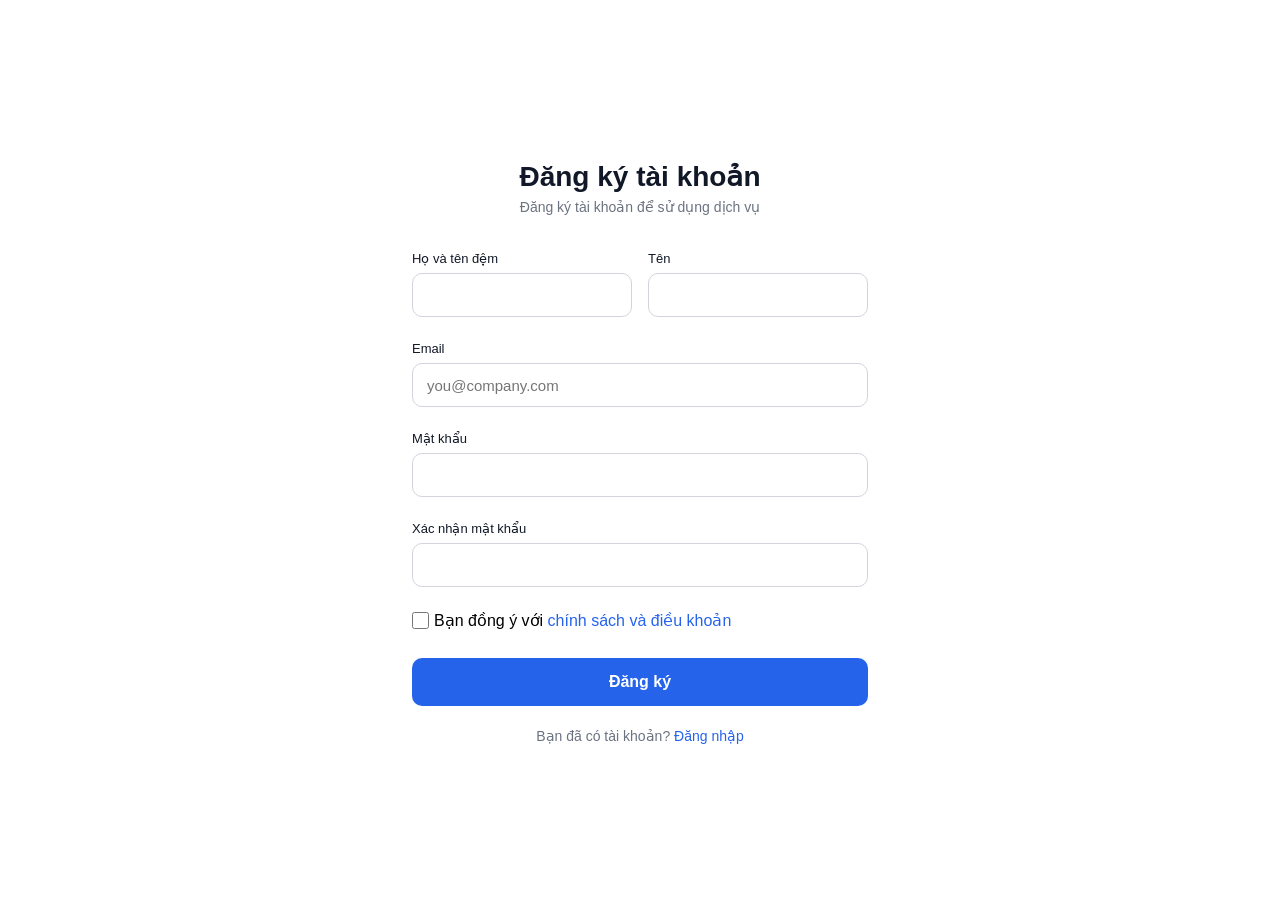
<file: Project_Frontend_Fundamental/pages/register.html>
<!DOCTYPE html>
<html lang="en">
<head>
  <meta charset="UTF-8" />
  <meta name="viewport" content="width=device-width, initial-scale=1.0"/>
  <title>Đăng ký tài khoản</title>
  <link href="https://fonts.googleapis.com/css2?family=Sora:wght@300;400;500;600;700&display=swap" rel="stylesheet"/>
  <link rel="stylesheet" href="../css/register.css"/>
</head>
<body>

<div class="toast" id="toast">
    <span class="toast-icon">✔</span>
        <div class="toast-content">
            <strong id="toast-title"></strong>
            <p id="toast-message"></p>
        </div>
</div>

<div class="card">
  <h1 class="card_title">Đăng ký tài khoản</h1>
  <p class="card_subtitle">Đăng ký tài khoản để sử dụng dịch vụ</p>

  <form id="registerForm" novalidate>

    <div class="form-row">

        <div class="field">
            <label for="lastName">Họ và tên đệm</label>
            <input type="text" id="lastName" name="lastName" autocomplete="family-name"/>
            <span class="error-msg" id="lastNameErr">Họ và tên không được để trống</span>
        </div>

        <div class="field">
            <label for="firstName">Tên</label>
            <input type="text" id="firstName" name="firstName" autocomplete="given-name"/>
            <span class="error-msg" id="firstNameErr">Họ và tên không được để trống</span>
        </div>
    </div>

    <div class="field">
        <label for="email">Email</label>
        <input type="email" id="email" name="email" placeholder="you@company.com" autocomplete="email"/>
        <span class="error-msg" id="emailErr">Email không được để trống</span>
    </div>

    <div class="field">
        <label for="password">Mật khẩu</label>
        <input type="password" id="password" name="password" autocomplete="new-password"/>
        <span class="error-msg" id="passwordErr">Mật khẩu không được để trống</span>
    </div>

    <div class="field">
        <label for="confirm">Xác nhận mật khẩu</label>
        <input type="password" id="confirm" name="confirm" autocomplete="new-password"/>
        <span class="error-msg" id="confirmErr">Mật khẩu xác nhận không được để trống</span>
    </div>

    <div class="checkbox-wrap">
        <div class="boxCheck">
            <input type="checkbox" id="checkBox" name="terms"/>
            <span>Bạn đồng ý với <a href="#">chính sách và điều khoản</a></span>
        </div>
        <span class="error-msg" id="checkBoxErr">Bạn phải đồng ý với chính sách và điều khoản</span>
    </div>

    <button type="submit" class="btn-submit" id="btn-submit">Đăng ký</button>
  </form>

  <p class="card_footer">Bạn đã có tài khoản? <a href="../pages/login.html">Đăng nhập</a></p>
</div>
<script src="../js/register.js"></script>

</body>
</html>
</file>
<file: Project_Frontend_Fundamental/css/main.css>
/* Reset CSS */
* {
    margin: 0;
    padding: 0;
    box-sizing: border-box;
    font-family: 'Segoe UI', Tahoma, Geneva, Verdana, sans-serif;
}

body {
    background-color: #ffffff;
}

.container {
    max-width: 1200px;
    margin: 0 auto;
    padding: 0 20px;
}

/* Header & Navbar */
/* Navbar chung */
.navbar {
    display: flex;
    justify-content: space-between;
    align-items: center;
    padding: 15px 8%; /* Tăng khoảng cách lề một chút */
    border-bottom: 1px solid #f0f0f0;
    background-color: #fff;
}

/* Logo: Chữ đậm và icon */
.logo {
    font-size: 24px;
    font-weight: 700; /* Đậm hơn */
    display: flex;
    align-items: center;
    gap: 5px;
    color: #000;
}

/* Thanh tìm kiếm có icon bên trong */
.search-bar {
    display: flex;
    align-items: center;
    background-color: #f5f5f5;
    padding: 8px 15px;
    border-radius: 8px;
    width: 350px; /* Độ dài thanh search */
}

.search-bar i {
    color: #999;
    margin-right: 10px;
    font-size: 14px;
}

.search-bar input {
    border: none;
    background: transparent;
    outline: none;
    width: 100%;
    font-size: 14px;
    color: #333;
}

/* Navigation Links */
.nav-links {
    list-style: none;
    display: flex;
    gap: 35px; /* Khoảng cách giữa các chữ */
}

.nav-links a {
    text-decoration: none;
    color: #999; /* Màu xám cho các link không active */
    font-weight: 500;
    transition: 0.3s;
}

/* Link Trang chủ đang được chọn */
.nav-links a.active {
    color: #000; /* Màu đen đậm */
    font-weight: 600;
}

/* Icons bên phải */
.nav-icons {
    display: flex;
    gap: 25px;
    font-size: 20px;
    color: #000;
    cursor: pointer;
}

.nav-icons i:hover {
    color: #666;
}

/* Sub-nav (Black Bar) */
.sub-nav {
    background-color: #212121;
    display: flex;
    justify-content: center;
    gap: 40px;
    padding: 15px 0;
}

.sub-nav a {
    color: #999;
    text-decoration: none;
    font-size: 14px;
    display: flex;
    align-items: center;
    gap: 8px;
}

.sub-nav a:hover {
    color: #fff;
}

/* Hero Banner */
.hero-banner {
    background-color: #211C24;
    color: white;
    /* padding: 60px 0; */
    padding-top: 60px;
    overflow: hidden;
}

.hero-content {
    display: flex;
    align-items: center;
    justify-content: space-between;
}

.text-side {
    max-width: 500px;
}

.subtitle {
    color: #888;
    font-size: 18px;
    margin-bottom: 10px;
}

.text-side h1 {
    font-size: 80px;
    font-weight: 200;
    line-height: 1;
}

.text-side h1 span {
    font-weight: bold;
}

.description {
    color: #888;
    margin: 20px 0 40px;
}

.btn-buy {
    padding: 15px 50px;
    border: 1px solid white;
    color: white;
    text-decoration: none;
    border-radius: 5px;
    transition: 0.3s;
}

.btn-buy:hover {
    background-color: white;
    color: black;
}

.image-side img {
    width: 100%;
    max-width: 450px;
    height: 400px;
}

/* Categories Section */
.categories {
    padding: 80px 0;
}

.category-header {
    display: flex;
    justify-content: space-between;
    align-items: center;
    margin-bottom: 30px;
}

.slider-arrows span {
    font-size: 24px;
    cursor: pointer;
    margin-left: 15px;
}

.category-grid {
    display: grid;
    grid-template-columns: repeat(6, 1fr);
    gap: 20px;
}

.cat-item {
    background-color: #ededed;
    height: 130px;
    display: flex;
    align-items: center;
    justify-content: center;
    border-radius: 15px;
    font-weight: 500;
    cursor: pointer;
    transition: 0.3s;
}

.cat-item:hover {
    background-color: #e0e0e0;
}

/* --- Products Section --- */
.products-section {
    padding: 60px 20px 20px;
}

.product-tabs {
    display: flex;
    gap: 30px;
    margin-bottom: 40px;
    border-bottom: 1px solid #ddd;
}

.tab {
    text-decoration: none;
    color: #888;
    font-size: 18px;
    font-weight: 500;
    padding-bottom: 10px;
    position: relative;
}

.tab.active {
    color: #000;
}

.tab.active::after {
    content: '';
    position: absolute;
    bottom: -1px;
    left: 0;
    width: 100%;
    height: 2px;
    background-color: #000;
}

/* --- Product Grid & Cards --- */
.product-grid {
    display: grid;
    grid-template-columns: repeat(4, 1fr);
    gap: 25px;
}

.product-card {
    background-color: #f9f9f9;
    padding: 25px 20px;
    border-radius: 10px;
    text-align: center;
    position: relative;
    transition: transform 0.3s ease;
}

.product-card:hover {
    transform: translateY(-5px);
    box-shadow: 0 10px 20px rgba(0,0,0,0.05);
}

.heart-icon {
    position: absolute;
    top: 20px;
    right: 20px;
    font-size: 20px;
    color: #ccc;
    cursor: pointer;
}

.heart-icon.liked {
    color: #ff3b30;
}

.product-card img {
    width: 100%;
    height: 180px;
    object-fit: contain;
    margin-bottom: 20px;
}

.product-title {
    font-size: 14px;
    font-weight: 500;
    color: #333;
    margin-bottom: 10px;
    line-height: 1.4;
    height: 40px; /* Cố định chiều cao cho title dài/ngắn */
    overflow: hidden;
}

.product-price {
    font-size: 20px;
    font-weight: bold;
    color: #000;
    margin-bottom: 20px;
}

.btn-add-cart {
    background-color: #000;
    color: #fff;
    border: none;
    padding: 12px 0;
    width: 100%;
    border-radius: 5px;
    font-size: 14px;
    cursor: pointer;
    transition: 0.3s;
}

.btn-add-cart:hover {
    background-color: #333;
}

/* --- Discount Section --- */
.discount-section {
    padding: 60px 20px;
}

.section-title {
    font-size: 24px;
    margin-bottom: 30px;
    font-weight: 500;
}

/* --- Summer Promo Banner --- */
.promo-banner {
    /* 1. Đưa ảnh vào đây, kết hợp với gradient để làm tối ảnh (overlay) */
    background: linear-gradient(rgba(0, 0, 0, 0.1)), url('../assets/images/Banner 2.png');
    
    /* 2. Cấu hình để ảnh phủ kín toàn bộ section */
    background-size: cover;
    background-position: center;
    background-repeat: no-repeat;

    /* 3. Căn chỉnh nội dung */
    color: white;
    text-align: center;
    padding: 140px 20px; /* Tăng padding để tạo độ cao cho banner */
    display: flex;
    align-items: center;
    justify-content: center;
    margin-top: 40px;
}

.promo-content h2 {
    font-size: 60px;
    font-weight: 300; /* Chữ mỏng như trong ảnh mẫu */
    margin-bottom: 10px;
    letter-spacing: 1px;
}

.promo-content p {
    color: #ccc;
    font-size: 18px;
    margin-bottom: 40px;
}

/* Style cho nút "Mua ngay" chuẩn thiết kế */
.btn-outline {
    display: inline-block;
    text-decoration: none;
    color: white;
    border: 1px solid white;
    padding: 12px 50px;
    border-radius: 6px;
    font-weight: 500;
    transition: all 0.3s ease;
}

.btn-outline:hover {
    background-color: rgba(255, 255, 255, 0.1);
    color: black;
}

/* --- Footer --- */
.site-footer {
    background-color: #000;
    color: #fff;
    padding: 80px 0;
}

.footer-content {
    display: flex;
    justify-content: space-between;
    gap: 40px;
}

.footer-col {
    flex: 1;
}

.brand-col {
    max-width: 350px;
}

.footer-logo {
    color: #fff;
    margin-bottom: 20px;
}

.brand-col p {
    color: #888;
    font-size: 14px;
    line-height: 1.6;
    margin-bottom: 112px;
    margin-top: 24px;
}

.social-icons a {
    color: #fff;
    font-size: 18px;
    margin-right: 20px;
    text-decoration: none;
}

.links-col h3 {
    font-size: 16px;
    margin-bottom: 25px;
    font-weight: 500;
}

.links-col ul {
    list-style: none;
}

.links-col ul li {
    margin-bottom: 15px;
}

.links-col ul li a {
    color: #888;
    text-decoration: none;
    font-size: 14px;
    transition: 0.3s;
}

.links-col ul li a:hover {
    color: #fff;
}
</file>
<file: Project_Frontend_Fundamental/css/category-manager.css>
* {
  margin: 0;
  padding: 0;
  box-sizing: border-box;
}

body {
  font-family: Arial, sans-serif;
  background-color: #F3F4F6;
}

.layout {
  display: flex;
  min-height: 100vh;
}


.sidebar {
  width: 180px;
  background: rgba(246, 248, 249, 1);
  border-right: 1px solid #E5E7EB;
}

.sidebar__logo {
  display: flex;
  align-items: center;
  gap: 8px;
  padding: 20px 16px;
  font-size: 15px;
  font-weight: bold;
}

.logo-icon {
  color: red;
}
.sidebar__nav {
  padding: 12px 0;
}

.nav-item {
  display: flex;
  align-items: center;
  gap: 8px;
  padding: 10px 16px;
  font-size: 14px;
  color: #374151;
  text-decoration: none;
}

.nav-item:hover {
  background-color: #F3F4F6;
}

.nav-item-active {
  background-color: #EFF6FF;
  color: #2563EB;
  font-weight: bold;
}

.main {
  flex: 1;
}

.topbar {
  background-color: #ffffff;
  border-bottom: 1px solid #E5E7EB;
  height: 56px;
  display: flex;
  align-items: center;
  justify-content: flex-end;
  padding: 0 30px;
}

.topbar_right {
  display: flex;
  align-items: center;
  gap: 14px;
}

.topbar_bell {
  color: #B0BABF;
}

.topbar_avatar {
  width: 36px;
  height: 36px;
  border-radius: 50%;
}

.content {
  padding: 28px 32px;
  background: rgba(255, 255, 255, 1);
}

.page-header {
  display: flex;
  align-items: center;
  justify-content: space-between;
  margin-bottom: 24px;
}

.page-title {
  font-size: 22px;
  font-weight: bold;
}

.btn-add {
  background-color: rgba(64, 148, 247, 1);
  color: #ffffff;
  border: none;
  border-radius: 8px;
  padding: 10px 18px;
  font-size: 14px;
  cursor: pointer;
}

.btn-add:hover {
  background-color: #1D4ED8;
}

.filters {
  display: flex;
  justify-content: flex-end;
  gap: 12px;
  margin-bottom: 20px;
}

.select-filter {
  width: 259px;
  gap: 8px;
  height: 44px;
  padding: 10px 14px 10px 14px;
  border: 1px solid #D1D5DB;
  border-radius: 8px;
  font-size: 14px;
  background-color: #ffffff;;
  appearance: none;
  background-color: #ffffff;
  position: relative;
}

.filter-select i {
  position: absolute;
  right: 310px;
  top: 160px;
  font-size: 12px;
  pointer-events: none;
}

.search-wrap i {
  position: absolute;
  right: 50px;
  top: 158px;
  font-size: 12px;
  pointer-events: none;
}

.search-input {
  gap: 16px;
  height: 40px;
  padding: 8px;
  border: 1px solid #D1D5DB;
  border-radius: 4px;
  font-size: 14px;
  background-color: #ffffff;
  width: 254px;
  outline: none;
}

.search-input:focus {
  border-color: #2563EB;
}

.table {
  width: 100%;
  border-collapse: collapse;
  background-color: #ffffff;
  border: 1px solid #E5E7EB;
  border: none;
}

.table th {
  text-align: left;
  padding: 14px 20px;
  font-size: 13px;
  color: #6B7280;
  border-bottom: 1px solid #E5E7EB;
}

.table td {
  padding: 16px 20px;
  font-size: 14px;
  border-bottom: 1px solid #F3F4F6;
}

.table thead {
  background: rgba(249, 250, 251, 1);
}

.table tbody tr:hover {
  background-color: #F9FAFB;
}

.badge-active {
  color: #16A34A;
  background: rgba(236, 253, 243, 1);
  padding: 2px 8px;
  border-radius: 16px;
}

.badge-inactive {
  color: #DC2626;
  background: rgba(254, 242, 242, 1);
  padding: 2px 8px;
  border-radius: 16px;
}

.actions {
  display: flex;
  gap: 10px;
}

.btn-delete,
.btn-edit {
  padding: 5px;
  margin-right: 4px;
  background: none;
  border: none;
  font-size: 16px;
  cursor: pointer;
}
.btn-delete {
    color: red;
}

.btn-edit {
  color: #FFA703;
}

.number-pages {
  display: flex;
  align-items: center;
  justify-content: center;
  gap: 6px;
  margin-top: 28px;
}

.page-btn {
  width: 36px;
  height: 36px;
  border: 1px solid #E5E7EB;
  background-color: #ffffff;
  font-size: 14px;
  cursor: pointer;
  border-radius: 5px;
}

.page-btn:hover {
  background-color: #F3F4F6;
}

.page-btn-active {
  background-color: #2563EB;
  color: #ffffff;
  border-color: #2563EB;
}

.manager {
  background: rgba(215, 237, 255, 1);
  border-radius: 6px;
}
.manager .nav-item {
  color: rgba(64, 148, 247, 1);
}


/* suất hiện ;) */
.modal-overlay {
  display: none;
  position: fixed;
  inset: 0;
  background: rgba(0, 0, 0, 0.45);
  z-index: 100;
}

.modal-overlay.active {
  display: block;
}

.modal {
  display: none;
  position: fixed;
  top: 50%;
  left: 50%;
  transform: translate(-50%, -50%);
  z-index: 200;
  background: #ffffff;
  border-radius: 8px;
  box-shadow: 0 8px 32px rgba(0,0,0,0.18);
}
.modal-create , .modal-edit {
  width: 700px;
  max-width: 95vw;
}

.modal.active {
  display: block;
}

.modal-header {
  display: flex;
  align-items: center;
  justify-content: space-between;
  padding: 23px 24px;
}

.modal-title {
  font-size: 20px;
  font-weight: 600;
  color: #111827;
}

.modal-close {
  background: none;
  border: none;
  font-size: 18px;
  color: #6B7280;
  cursor: pointer;
}

.modal-close:hover {
  color: #111827;
}

.modal-body {
  padding: 24px 0px;
  display: flex;
  flex-direction: column;
  gap: 18px;
  border-bottom: 1px solid rgba(161, 161, 170, 1);
  margin: 0 24px; 
}

.form-group {
  display: flex;
  flex-direction: column;
  gap: 6px;
}

.form-label {
  font-size: 14px;
  font-weight: 600;
  color: rgba(52, 64, 84, 1);

}

.required {
  color: #DC2626;
}

.form-input {
  height: 42px;
  border: 1px solid #D1D5DB;
  border-radius: 8px;
  padding: 0 14px;
  font-size: 14px;
  outline: none;
  color: #111827;
}

.form-input:focus {
  border-color: #4094F7;
}

.radio-group {
  display: flex;
  gap: 24px;
  align-items: center;
  margin-top: 4px;
}

.radio-label {
  display: flex;
  align-items: center;
  gap: 8px;
  font-size: 14px;
  color: #374151;
  cursor: pointer;
}

.radio-label input[type="radio"] {
  accent-color: #2563EB;
  width: 16px;
  height: 16px;
  cursor: pointer;
}

.radio-label input[type="radio"] {
  appearance: none;
  -webkit-appearance: none;
  width: 18px;
  height: 18px;
  border: 2px solid #D1D5DB;
  border-radius: 50%;
  cursor: pointer;
  position: relative;
  flex-shrink: 0;
}

.radio-label input[type="radio"]:checked {
  border-color: #2563EB;
  background-color: #2563EB;
}

.radio-label input[type="radio"]:checked::after {
  content: '';
  position: absolute;
  top: 45%;
  left: 50%;
  transform: translate(-50%, -50%) rotate(45deg);
  width: 3px;
  height: 8px;
  border-right: 2px solid #ffffff;
  border-bottom: 2px solid #ffffff;
}

.modal-footer , .del-footer {
  display: flex;
  justify-content: flex-end;
  gap: 10px;
  padding: 24px 24px;
}

.btn-cancel {
  height: 44px;
  padding: 13px 20px;
  border: 1px solid #D1D5DB;
  border-radius: 8px;
  background: #ffffff;
  font-size: 17px;
  color: #374151;
  cursor: pointer;
  font-weight: 500;
}

.btn-cancel:hover {
  background: #F9FAFB;
}

.btn-submit {
  height: 44px;
  width: 86px;
  padding: 13px 20px;
  border: none;
  border-radius: 10px;
  background: rgba(0, 122, 255, 1);
  font-size: 17px;
  color: #ffffff;
  cursor: pointer;
  font-weight: 500;
}

.btn-submit:hover {
  background: #1D4ED8;
}





.btn-submit-delete {
  height: 44px;
  width: 86px;
  padding: 13px 20px;
  border: none;
  border-radius: 10px;
  background: rgba(217, 45, 32, 1);
  font-size: 17px;
  color: #ffffff;
  cursor: pointer;
  font-weight: 500;
}

.modal-delete {
  width: 500px;
  height: 268px;
  background: rgba(255, 255, 255, 1);
  padding: 24px;
  border-radius: 8px;
}

.del-body {
  padding: 0px 0px 24px 0px;
  display: flex;
  flex-direction: column;
  gap: 18px;
  border-bottom: 1px solid rgba(161, 161, 170, 1);
}





.icon-error {
  width: 40px;
  height: 40px;
  border-radius: 50%;
  background: #FEE2E2;
  display: flex;
  align-items: center;
  justify-content: center;
  margin-bottom: 16px;
}

.icon-error i {
  color: #EF4444;
  font-size: 18px;
}





.page-btn.active {
  background-color: rgba(0, 122, 255, 1);
  color: white;
}
.page-btn:disabled {
  opacity: 0.4;
  cursor: not-allowed;
}



input.invalid {
  border-color: #EF4444;
}

.error-msg {
  font-size: 12px;
  color: #EF4444;
  margin-top: 5px;
  display: none;
}

.error-msg.show {
  display: block;
}
</file>
<file: Project_Frontend_Fundamental/css/dashboard.css>
* {
  margin: 0;
  padding: 0;
  box-sizing: border-box;
}

body {
  font-family: Arial, sans-serif;
  background-color: white;
}

.layout {
  display: flex;
  min-height: 100vh;
}


.sidebar {
  width: 180px;
  background: rgba(246, 248, 249, 1);
  border-right: 1px solid #E5E7EB;
}

.sidebar__logo {
  display: flex;
  align-items: center;
  gap: 8px;
  padding: 20px 16px;
  font-size: 15px;
  font-weight: bold;
}

.logo-icon {
  color: red;
}
.sidebar__nav {
  padding: 12px 0;
}

.nav-item {
  display: flex;
  align-items: center;
  gap: 8px;
  padding: 10px 16px;
  font-size: 14px;
  color: #374151;
  text-decoration: none;
}

.nav-item:hover {
  background-color: #F3F4F6;
}

.nav-item-active {
  background-color: #EFF6FF;
  color: #2563EB;
  font-weight: bold;
}

.main {
  flex: 1;
}

.topbar {
  background-color: #ffffff;
  border-bottom: 1px solid #E5E7EB;
  height: 56px;
  display: flex;
  align-items: center;
  justify-content: flex-end;
  padding: 0 30px;
}

.topbar_right {
  display: flex;
  align-items: center;
  gap: 14px;
}

.topbar_bell {
  color: #B0BABF;
}

.topbar_avatar {
  width: 36px;
  height: 36px;
  border-radius: 50%;
}

.content {
  padding: 28px 32px;
  background: white;
}

.page-header {
  display: flex;
  align-items: center;
  justify-content: space-between;
  margin-bottom: 24px;
}

.page-title {
  font-size: 24px;
  font-weight: 700;
}

.btn-add {
  background: rgba(255, 255, 255, 1);
  color: rgba(52, 64, 84, 1);
  border: 1px solid rgba(242, 244, 247, 1);
  border-radius: 8px;
  padding: 10px 145px 10px 44px;
  font-size: 14px;
  font-weight: 400;
  cursor: pointer;
  width: 240px;
  height: 44px;
}


.manager {
  background: rgba(215, 237, 255, 1);
  border-radius: 6px;
}
.manager .nav-item {
  color: rgba(64, 148, 247, 1);
}




.user-dropdown {
    position: relative;
    cursor: pointer;
    margin-left: 20px;
}

.logout-menu {
    position: absolute;
    top: 50px;
    right: 0;
    background: #fff;
    border: 1px solid var(--border-color);
    border-radius: 5px;
    box-shadow: 0 4px 12px rgba(0,0,0,0.1);
    width: 240px;
    display: none;
    z-index: 100;
}

.logout-menu a {
    display: flex;
    align-items: center;
    gap: 10px;
    padding: 12px 15px;
    color: var(--text-main);
    text-decoration: none;
    font-size: 14px;
    transition: 0.2s;
}

.logout-menu a:hover {
    background-color: var(--bg-body);
    color: #000724;
}

.logout-menu.show {
    display: block;
}


.user-dropdown {
    position: relative;
    cursor: pointer;
    margin-left: 20px;
}

.logout-menu {
    position: absolute;
    top: 50px;
    right: 0;
    background: #fff;
    border: 1px solid var(--border-color);
    border-radius: 5px;
    box-shadow: 0 4px 12px rgba(0,0,0,0.1);
    width: 240px;
    display: none;
    z-index: 100;
}

.logout-menu a {
    display: flex;
    align-items: center;
    gap: 10px;
    padding: 12px 15px;
    color: var(--text-main);
    text-decoration: none;
    font-size: 14px;
    transition: 0.2s;
}

.logout-menu a:hover {
    background-color: var(--bg-body);
    color: #000724;
}

.logout-menu.show {
    display: block;
}
.logout-modal-overlay {
  display: none;
  position: fixed;
  inset: 0;
  background: rgba(0, 0, 0, 0.4);
  z-index: 9999;
  align-items: center;
  justify-content: center;
}

.logout-modal-overlay.show {
  display: flex;
}

.logout-modal {
  background: #fff;
  border-radius: 14px;
  padding: 32px 28px 24px;
  width: 450px;
  box-shadow: 0 8px 32px rgba(0, 0, 0, 0.12);
}

.logout-modal__icon {
  width: 40px;
  height: 40px;
  border-radius: 50%;
  background: #FEE2E2;
  display: flex;
  align-items: center;
  justify-content: center;
  margin-bottom: 16px;
}

.logout-modal__icon i {
  color: #EF4444;
  font-size: 18px;
}

.logout-modal__title {
  font-size: 16px;
  font-weight: 600;
  margin: 0 0 8px;
  color: #111827;
}

.logout-modal__desc {
  font-size: 14px;
  color: #6B7280;
  padding-bottom: 15px;
  margin-bottom: 10px;
  border-bottom: 1px solid #E4E4E7;
  line-height: 1.6;
}

.logout-modal__desc strong {
  color: #111827;
}

.logout-modal__actions {
  display: flex;
  justify-content: flex-end;
  gap: 10px;
}

.btn-cancel {
  padding: 8px 20px;
  border-radius: 8px;
  border: 1px solid #D1D5DB;
  background: #fff;
  color: #374151;
  font-size: 14px;
  cursor: pointer;
}

.btn-cancel:hover {
  background: #F9FAFB;
}

.btn-confirm-logout {
  padding: 8px 20px;
  border-radius: 8px;
  border: none;
  background: #EF4444;
  color: #fff;
  font-size: 14px;
  font-weight: 500;
  cursor: pointer;
  text-decoration: none;
  display: inline-flex;
  align-items: center;
}

.btn-confirm-logout:hover {
  background: #DC2626;
}
</file>
<file: Project_Frontend_Fundamental/css/login.css>
* {
  margin: 0;
  padding: 0;
  box-sizing: border-box;
}

body {
  font-family: Arial, sans-serif;
  background-color: #f3f4f6;
  min-height: 100vh;
  display: flex;
  align-items: center;
  justify-content: center;
  padding: 32px 16px;
}

.card {
  background-color: #f3f4f6;
  border-radius: 18px;
  padding: 48px 52px 44px;
  width: 100%;
  max-width: 560px;
}

.card_title {
  font-size: 28px;
  font-weight: bold;
  color: #111827;
  margin-bottom: 8px;
}

.card_subtitle {
  font-size: 14px;
  color: #6B7280;
  margin-bottom: 36px;
}

.field {
  display: flex;
  flex-direction: column;
  margin-bottom: 20px;
}

label {
  font-size: 13px;
  font-weight: 500;
  color: #111827;
  margin-bottom: 7px;
}

input[type="email"],
input[type="password"] {
  height: 44px;
  padding: 0 14px;
  border: 1px solid #D1D5DB;
  border-radius: 10px;
  font-size: 15px;
  color: #111827;
  background-color: white;
  outline: none;
}

input:focus {
  border-color: #2563EB;
}

.row-options {
  display: flex;
  align-items: center;
  justify-content: space-between;
  margin-bottom: 28px;
}

input.invalid {
  border-color: #EF4444;
}

.error-msg {
  font-size: 12px;
  color: #EF4444;
  margin-top: 5px;
  display: none;
}

.error-msg.show {
  display: block;
}

.checkbox-wrap {
  display: flex;
  align-items: center;
  gap: 8px;
  cursor: pointer;
}

.checkbox-wrap input[type="checkbox"] {
  width: 17px;
  height: 17px;
  cursor: pointer;
}

.checkbox-wrap span {
  font-size: 14px;
  color: #6B7280;
}

.row-options > a {
  font-size: 14px;
  color: #2563EB;
  text-decoration: none;
}

.row-options > a:hover {
  text-decoration: underline;
}

.btn-submit {
  display: block;
  width: 100%;
  height: 48px;
  background: rgba(37, 99, 235, 1);
  color: white;
  border: none;
  border-radius: 10px;
  font-size: 16px;
  font-weight: 600;
  cursor: pointer;
}

.btn-submit:hover {
  background-color: #1D4ED8;
}

.card_footer {
  text-align: center;
  margin-top: 22px;
  font-size: 14px;
  color: #6B7280;
}

.card_footer a {
  color: #2563EB;
  font-weight: 600;
  text-decoration: none;
}

.card_footer a:hover {
  text-decoration: underline;
}

@media (max-width: 450px) {
  body {
    align-items: flex-start;
    padding: 0;
    background: white;
  }

  .card {
    border-radius: 12px;
    padding: 32px 20px;
    margin: 16px;
    background: white;
  }

  .card_title {
    font-size: 22px;
    text-align: center;
  }

  .card_subtitle {
    text-align: center;
  }
}



.toast {
  position: fixed;
  top: 20px;
  right: 20px;
  background-color: #1e2d40;
  color: white;
  padding: 14px 16px;
  border-radius: 10px;
  display: flex;
  align-items: center;
  gap: 12px;
  min-width: 280px;
  z-index: 9999;
  opacity: 0;
  transform: translateY(-10px);
  transition: opacity 0.3s, transform 0.3s;
  pointer-events: none;
}

.toast.show {
  opacity: 1;
  transform: translateY(0);
  pointer-events: auto;
}

.toast-icon {
  background-color: #22c55e;
  border-radius: 50%;
  width: 26px;
  height: 26px;
  display: flex;
  align-items: center;
  justify-content: center;
  font-size: 13px;
  flex-shrink: 0;
}

.toast-content {
  flex: 1;
  font-size: 13px;
}

.toast-content strong {
  display: block;
  margin-bottom: 2px;
}
</file>
<file: Project_Frontend_Fundamental/css/product-manager.css>
* {
  margin: 0;
  padding: 0;
  box-sizing: border-box;
}

body {
  font-family: Arial, sans-serif;
  background-color: #F3F4F6;
}

.layout {
  display: flex;
  min-height: 100vh;
}


.sidebar {
  width: 180px;
  background: rgba(246, 248, 249, 1);
  border-right: 1px solid #E5E7EB;
}

.sidebar__logo {
  display: flex;
  align-items: center;
  gap: 8px;
  padding: 20px 16px;
  font-size: 15px;
  font-weight: bold;
}

.logo-icon {
  color: red;
}
.sidebar__nav {
  padding: 12px 0;
}

.nav-item {
  display: flex;
  align-items: center;
  gap: 8px;
  padding: 10px 16px;
  font-size: 14px;
  color: #374151;
  text-decoration: none;
}

.nav-item:hover {
  background-color: #F3F4F6;
}

.nav-item-active {
  background-color: #EFF6FF;
  color: #2563EB;
  font-weight: bold;
}

.main {
  flex: 1;
}

.topbar {
  background-color: #ffffff;
  border-bottom: 1px solid #E5E7EB;
  height: 56px;
  display: flex;
  align-items: center;
  justify-content: flex-end;
  padding: 0 30px;
}

.topbar_right {
  display: flex;
  align-items: center;
  gap: 14px;
}

.topbar_bell {
  color: #B0BABF;
}

.topbar_avatar {
  width: 36px;
  height: 36px;
  border-radius: 50%;
}

.content {
  padding: 28px 32px;
  background: rgba(255, 255, 255, 1);
}

.page-header {
  display: flex;
  align-items: center;
  justify-content: space-between;
  margin-bottom: 24px;
}

.page-title {
  font-size: 22px;
  font-weight: bold;
}

.btn-add {
  background-color: rgba(64, 148, 247, 1);
  color: #ffffff;
  border: none;
  border-radius: 8px;
  padding: 10px 18px;
  font-size: 14px;
  cursor: pointer;
}

.btn-add:hover {
  background-color: #1D4ED8;
}

.filters {
  display: flex;
  justify-content: flex-end;
  gap: 12px;
  margin-bottom: 20px;
}

.select-filter {
  width: 259px;
  gap: 8px;
  height: 44px;
  padding: 10px 14px 10px 14px;
  border: 1px solid #D1D5DB;
  border-radius: 8px;
  font-size: 14px;
  background-color: #ffffff;;
  appearance: none;
  background-color: #ffffff;
  position: relative;
}

.filter-select, .select {
  position: relative;
  display: inline-block;
}

.filter-select i, .select i {
  position: absolute;
  right: 14px;
  top: 50%;
  transform: translateY(-50%);
  font-size: 12px;
  pointer-events: none;
}

.search-wrap i {
  position: absolute;
  right: 50px;
  top: 158px;
  font-size: 12px;
}

.search-input {
  gap: 16px;
  height: 40px;
  padding: 8px;
  border: 1px solid #D1D5DB;
  border-radius: 4px;
  font-size: 14px;
  background-color: #ffffff;
  width: 254px;
  outline: none;
}

.search-input:focus {
  border-color: #2563EB;
}

.table {
  width: 100%;
  border-collapse: collapse;
  background-color: #ffffff;
  border: 1px solid #E5E7EB;
  border: none;
}

.table th {
  text-align: left;
  padding: 14px 20px;
  font-size: 13px;
  color: #6B7280;
  border-bottom: 1px solid #E5E7EB;
}

.table td {
  padding: 16px 20px;
  font-size: 14px;
  border-bottom: 1px solid #F3F4F6;
}

.table thead {
  background: rgba(249, 250, 251, 1);
}

.table tbody tr:hover {
  background-color: #F9FAFB;
}

.badge-active {
  color: #16A34A;
  background: rgba(236, 253, 243, 1);
  padding: 2px 8px;
  border-radius: 16px;
}

.badge-inactive {
  color: #DC2626;
  background: rgba(254, 242, 242, 1);
  padding: 2px 8px;
  border-radius: 16px;
}

.actions {
  display: flex;
  gap: 10px;
}

.btn-delete,
.btn-edit {
  padding: 5px;
  margin-right: 4px;
  background: none;
  border: none;
  font-size: 16px;
  cursor: pointer;
}
.btn-delete {
    color: red;
}

.btn-edit {
  color: #FFA703;
}

.number-pages {
  display: flex;
  align-items: center;
  justify-content: center;
  gap: 6px;
  margin-top: 28px;
}

.page-btn {
  width: 36px;
  height: 36px;
  border: 1px solid #E5E7EB;
  background-color: #ffffff;
  font-size: 14px;
  cursor: pointer;
  border-radius: 5px;
}

.page-btn:hover {
  background-color: #F3F4F6;
}

.page-btn-active {
  background-color: #2563EB;
  color: #ffffff;
  border-color: #2563EB;
}

.manager {
  background: rgba(215, 237, 255, 1);
  border-radius: 6px;
}
.manager .nav-item {
  color: rgba(64, 148, 247, 1);
}





.form-row {
  display: grid;
  grid-template-columns: 1fr 1fr;
  gap: 16px;
}

.form-row.three-col {
  grid-template-columns: 1fr 1fr 1fr;
}

.form-select {
  width: 100%;
  appearance: none;
  -webkit-appearance: none;
  cursor: pointer;
  padding-right: 40px;
}

.filter-select {
  position: relative;
}

.filter-select i {
  position: absolute;
  right: 14px;
  top: 50%;
  transform: translateY(-50%);
  font-size: 12px;
  color: #6B7280;
  pointer-events: none;
}

.form-textarea {
  height: 90px;
  resize: vertical;
  padding: 10px 14px;
}


.modal-overlay {
  display: none;
  position: fixed;
  inset: 0;
  background: rgba(0, 0, 0, 0.45);
  z-index: 100;
}

.modal-overlay.active {
  display: block;
}

.modal {
  display: none;
  position: fixed;
  top: 50%;
  left: 50%;
  transform: translate(-50%, -50%);
  z-index: 200;
  background: #ffffff;
  border-radius: 8px;
  max-height: 90vh;
  overflow-y: auto;
  max-width: 95vw;
  box-shadow: 0 8px 32px rgba(0,0,0,0.18);
}

.modal.active {
  display: block;
}

.modal-header {
  display: flex;
  align-items: center;
  justify-content: space-between;
  padding: 24px 24px;
}

.modal-title {
  font-size: 20px;
  font-weight: 600;
  color: #111827;
}

.modal-close {
  background: none;
  border: none;
  font-size: 18px;
  color: #6B7280;
  cursor: pointer;
}

.modal-close:hover {
  color: #111827;
}

.modal-body {
  padding: 24px 0px;
  display: flex;
  flex-direction: column;
  gap: 18px;
  border-bottom: 1px solid rgba(161, 161, 170, 1);
  margin: 0 24px; 
}

.form-group {
  display: flex;
  flex-direction: column;
  gap: 6px;
}

.form-label {
  font-size: 16px;
  font-weight: 600;
  color: rgba(52, 64, 84, 1);

}

.required {
  color: #DC2626;
}

.form-input {
  height: 42px;
  border: 1px solid #D1D5DB;
  border-radius: 8px;
  padding: 0 14px;
  font-size: 14px;
  outline: none;
  color: #111827;
}

.form-input:focus {
  border-color: #4094F7;
}

.radio-group {
  display: flex;
  gap: 24px;
  align-items: center;
  margin-top: 4px;
}

.radio-label {
  display: flex;
  align-items: center;
  gap: 8px;
  font-size: 14px;
  color: #374151;
  cursor: pointer;
}

.radio-label input[type="radio"] {
  accent-color: #2563EB;
  width: 16px;
  height: 16px;
  cursor: pointer;
}

.radio-label input[type="radio"] {
  appearance: none;
  -webkit-appearance: none;
  width: 18px;
  height: 18px;
  border: 2px solid #D1D5DB;
  border-radius: 50%;
  cursor: pointer;
  position: relative;
  flex-shrink: 0;
}

.radio-label input[type="radio"]:checked {
  border-color: #2563EB;
  background-color: #2563EB;
}

.radio-label input[type="radio"]:checked::after {
  content: '';
  position: absolute;
  top: 45%;
  left: 50%;
  transform: translate(-50%, -50%) rotate(45deg);
  width: 3px;
  height: 8px;
  border-right: 2px solid #ffffff;
  border-bottom: 2px solid #ffffff;
}

.modal-create, .modal-edit {
  width: 900px;
}


.modal-footer {
  display: flex;
  justify-content: flex-end;
  gap: 10px;
  padding: 24px 24px;
}

.btn-cancel {
  height: 44px;
  padding: 13px 20px;
  border: 1px solid #D1D5DB;
  border-radius: 8px;
  background: #ffffff;
  font-size: 17px;
  color: #374151;
  cursor: pointer;
  font-weight: 500;
}

.btn-cancel:hover {
  background: #F9FAFB;
}

.btn-submit {
  height: 44px;
  width: 86px;
  padding: 13px 20px;
  border: none;
  border-radius: 10px;
  background: rgba(0, 122, 255, 1);
  font-size: 17px;
  color: #ffffff;
  cursor: pointer;
  font-weight: 500;
}

.btn-submit:hover {
  background: #1D4ED8;
}

.form-textarea {
  height: 92px;       
  resize: none;        
  padding: 10px 14px;
}

.btn-submit-delete {
  height: 44px;
  width: 86px;
  padding: 13px 20px;
  border: none;
  border-radius: 10px;
  background: rgba(217, 45, 32, 1);
  font-size: 17px;
  color: #ffffff;
  cursor: pointer;
  font-weight: 500;
}

.modal-delete {
  width: 500px;
  height: 268px;
  background: rgba(255, 255, 255, 1);
  padding: 24px;
  border-radius: 8px;
}

.del-body {
  padding: 0px 0px 24px 0px;
  display: flex;
  flex-direction: column;
  gap: 18px;
  border-bottom: 1px solid rgba(161, 161, 170, 1);
}




.icon-error {
  width: 40px;
  height: 40px;
  border-radius: 50%;
  background: #FEE2E2;
  display: flex;
  align-items: center;
  justify-content: center;
  margin-bottom: 16px;
}

.icon-error i {
  color: #EF4444;
  font-size: 18px;
}

.modal-footer , .del-footer {
  display: flex;
  justify-content: flex-end;
  gap: 10px;
  padding: 24px 24px;
}
</file>
<file: Project_Frontend_Fundamental/css/register.css>
* {
  margin: 0;
  padding: 0;
  box-sizing: border-box;
}

body {
  font-family: Arial, sans-serif;
  background-color: white;
  min-height: 100vh;
  display: flex;
  align-items: center;
  justify-content: center;
  padding: 32px 16px;
}

.card {
  background-color: white;
  border: 0px solid white;
  padding: 48px 52px 44px;
  width: 100%;
  max-width: 560px;
}

.card_title {
  font-size: 28px;
  font-weight: bold;
  color: #111827;
  text-align: center;
  margin-bottom: 6px;
}

.card_subtitle {
  font-size: 14px;
  color: #6B7280;
  text-align: center;
  margin-bottom: 36px;
}

.form-row {
  display: flex;
  gap: 16px;
}

.form-row .field {
  flex: 1;
}

.field {
  display: flex;
  flex-direction: column;
  margin-bottom: 24px;
}

label {
  font-size: 13px;
  font-weight: 500;
  color: #111827;
  margin-bottom: 7px;
}

input[type="text"],
input[type="email"],
input[type="password"] {
  height: 44px;
  padding: 0 14px;
  border: 1px solid #D1D5DB;
  border-radius: 10px;
  font-size: 15px;
  color: #111827;
  background-color: #ffffff;
  outline: none;
}

input:focus {
  border-color: #2563EB;
}

input.invalid {
  border-color: #EF4444;
}

.error-msg {
  font-size: 12px;
  color: #EF4444;
  margin-top: 5px;
  display: none;
}

.error-msg.show {
  display: block;
}

.checkbox-wrap {
  display: flex;
  align-items: center;
  gap: 10px;
  margin-bottom: 28px;
  flex-direction: column;
  align-items: start;
}

.checkbox-wrap input[type="checkbox"] {
  width: 17px;
  height: 17px;
  cursor: pointer;
}

.boxCheck {
  display: flex;
  align-items: center;
  gap: 5px;
}

.checkbox-wrap a {
  color: #2563EB;
  text-decoration: none;
}

.checkbox-wrap a:hover {
  text-decoration: underline;
}

.btn-submit {
  display: block;
  width: 100%;
  height: 48px;
  background: rgba(37, 99, 235, 1);
  color: #ffffff;
  border: none;
  border-radius: 10px;
  font-size: 16px;
  font-weight: 600;
  cursor: pointer;
}

.btn-submit:hover {
  background-color: #1D4ED8;
}

.card_footer {
  text-align: center;
  margin-top: 22px;
  font-size: 14px;
  color: #6B7280;
}

.card_footer a {
  color: #2563EB;
  text-decoration: none;
}

.card_footer a:hover {
  text-decoration: underline;
}
@media (max-width: 450px) {
  .card {
    border-radius: 0;
    padding: 32px 20px;
    min-height: 100vh;
  }

  .form-row {
    flex-direction: column;
    gap: 0;
  }
}



.toast {
  position: fixed;
  top: 20px;
  right: 20px;
  background-color: #1e2d40;
  color: white;
  padding: 14px 16px;
  border-radius: 10px;
  display: flex;
  align-items: center;
  gap: 12px;
  min-width: 280px;
  z-index: 9999;
  opacity: 0;
  transform: translateY(-10px);
  transition: opacity 0.3s, transform 0.3s;
  pointer-events: none;
}

.toast.show {
  opacity: 1;
  transform: translateY(0);
  pointer-events: auto;
}

.toast-icon {
  background-color: #22c55e;
  border-radius: 50%;
  width: 26px;
  height: 26px;
  display: flex;
  align-items: center;
  justify-content: center;
  font-size: 13px;
  flex-shrink: 0;
}

.toast-content {
  flex: 1;
  font-size: 13px;
}

.toast-content strong {
  display: block;
  margin-bottom: 2px;
}
</file>
